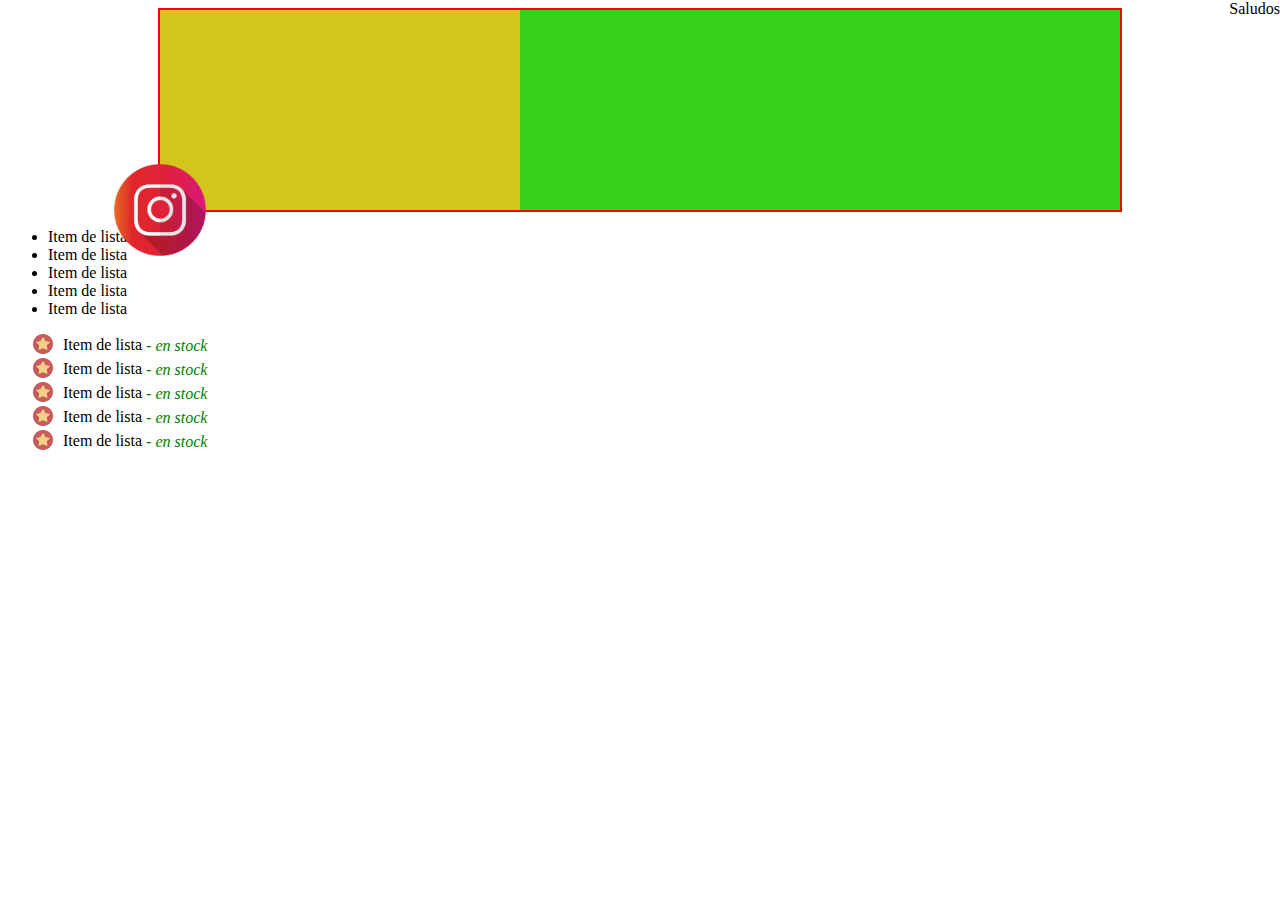
<file: before-after/index.html>
<!DOCTYPE html>
<html>
	<head>
		<meta charset="utf-8">
		<title>Pseudo elementos ::before y ::after</title>
		<link rel="stylesheet" href="css/styles.css">
	</head>
	<body>

		<div class="container">
			<img src="images/logo-ig.png" alt="log ig">
			<div class="box01"></div>
			<div class="box02"></div>
		</div>

		<ul>
			<li>Item de lista </li>
			<li>Item de lista </li>
			<li>Item de lista </li>
			<li>Item de lista </li>
			<li>Item de lista </li>
		</ul>

		<ul class="lista-especial">
			<li>Item de lista </li>
			<li>Item de lista </li>
			<li>Item de lista </li>
			<li>Item de lista </li>
			<li>Item de lista </li>
		</ul>

	</body>
</html>
</file>
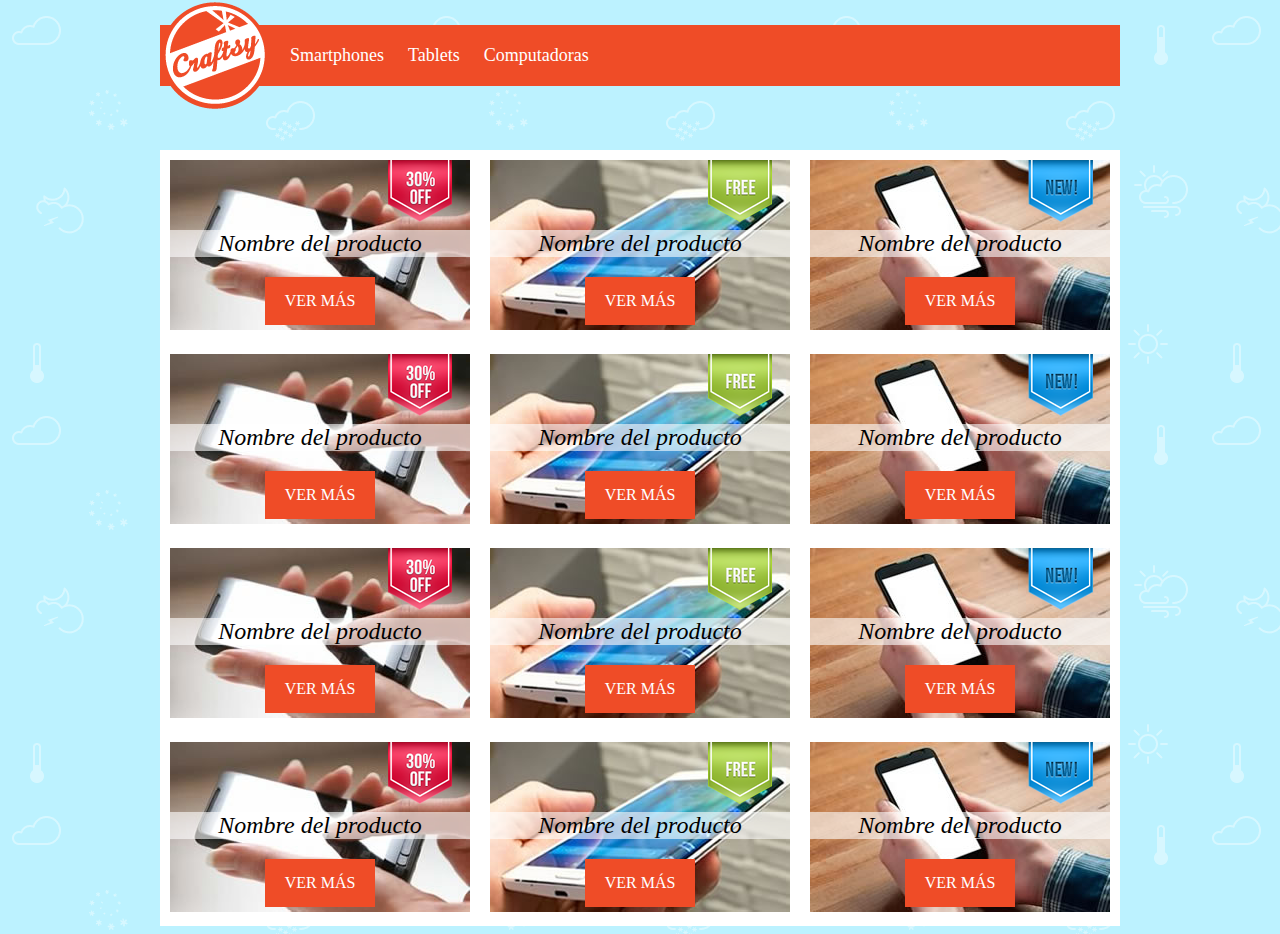
<file: craftsy/index.html>
<!DOCTYPE html>
<html>
	<head>
		<meta charset="utf-8">
		<title>Craftsy</title>
		<link rel="stylesheet" href="css/styles.css">
	</head>
	<body>
		<!-- Header -->
		<header class="main-header">
			<img src="images/logo.png" alt="logo" class="logo">
			<nav class="main-nav">
				<a href="#">Smartphones</a>
				<a href="#">Tablets</a>
				<a href="#">Computadoras</a>
			</nav>
		</header>
		<!-- /Header -->

		<!-- Products -->
		<section class="products-container">
			<article class="product-box">
				<img src="images/img-phone-01.jpg" alt="celu1">
				<img src="images/img-descuento.png" alt="descuento" class="ribbon">
				<div class="product-text">
					<h2>Nombre del producto</h2>
					<a href="#">VER MÁS</a>
				</div>
			</article>
			<article class="product-box">
				<img src="images/img-phone-02.jpg" alt="celu2">
				<img src="images/img-gratis.png" alt="grati" class="ribbon">
				<div class="product-text">
					<h2>Nombre del producto</h2>
					<a href="#">VER MÁS</a>
				</div>
			</article>
			<article class="product-box">
				<img src="images/img-phone-03.jpg" alt="celu3">
				<img src="images/img-nuevo.png" alt="nuevo" class="ribbon">
				<div class="product-text">
					<h2>Nombre del producto</h2>
					<a href="#">VER MÁS</a>
				</div>
			</article>
			<article class="product-box">
				<img src="images/img-phone-01.jpg" alt="celu1">
				<img src="images/img-descuento.png" alt="descuento" class="ribbon">
				<div class="product-text">
					<h2>Nombre del producto</h2>
					<a href="#">VER MÁS</a>
				</div>
			</article>
			<article class="product-box">
				<img src="images/img-phone-02.jpg" alt="celu2">
				<img src="images/img-gratis.png" alt="grati" class="ribbon">
				<div class="product-text">
					<h2>Nombre del producto</h2>
					<a href="#">VER MÁS</a>
				</div>
			</article>
			<article class="product-box">
				<img src="images/img-phone-03.jpg" alt="celu3">
				<img src="images/img-nuevo.png" alt="nuevo" class="ribbon">
				<div class="product-text">
					<h2>Nombre del producto</h2>
					<a href="#">VER MÁS</a>
				</div>
			</article>
			<article class="product-box">
				<img src="images/img-phone-01.jpg" alt="celu1">
				<img src="images/img-descuento.png" alt="descuento" class="ribbon">
				<div class="product-text">
					<h2>Nombre del producto</h2>
					<a href="#">VER MÁS</a>
				</div>
			</article>
			<article class="product-box">
				<img src="images/img-phone-02.jpg" alt="celu2">
				<img src="images/img-gratis.png" alt="grati" class="ribbon">
				<div class="product-text">
					<h2>Nombre del producto</h2>
					<a href="#">VER MÁS</a>
				</div>
			</article>
			<article class="product-box">
				<img src="images/img-phone-03.jpg" alt="celu3">
				<img src="images/img-nuevo.png" alt="nuevo" class="ribbon">
				<div class="product-text">
					<h2>Nombre del producto</h2>
					<a href="#">VER MÁS</a>
				</div>
			</article>
			<article class="product-box">
				<img src="images/img-phone-01.jpg" alt="celu1">
				<img src="images/img-descuento.png" alt="descuento" class="ribbon">
				<div class="product-text">
					<h2>Nombre del producto</h2>
					<a href="#">VER MÁS</a>
				</div>
			</article>
			<article class="product-box">
				<img src="images/img-phone-02.jpg" alt="celu2">
				<img src="images/img-gratis.png" alt="grati" class="ribbon">
				<div class="product-text">
					<h2>Nombre del producto</h2>
					<a href="#">VER MÁS</a>
				</div>
			</article>
			<article class="product-box">
				<img src="images/img-phone-03.jpg" alt="celu3">
				<img src="images/img-nuevo.png" alt="nuevo" class="ribbon">
				<div class="product-text">
					<h2>Nombre del producto</h2>
					<a href="#">VER MÁS</a>
				</div>
			</article>
		</section>
		<!-- /Products -->
	</body>
</html>
</file>
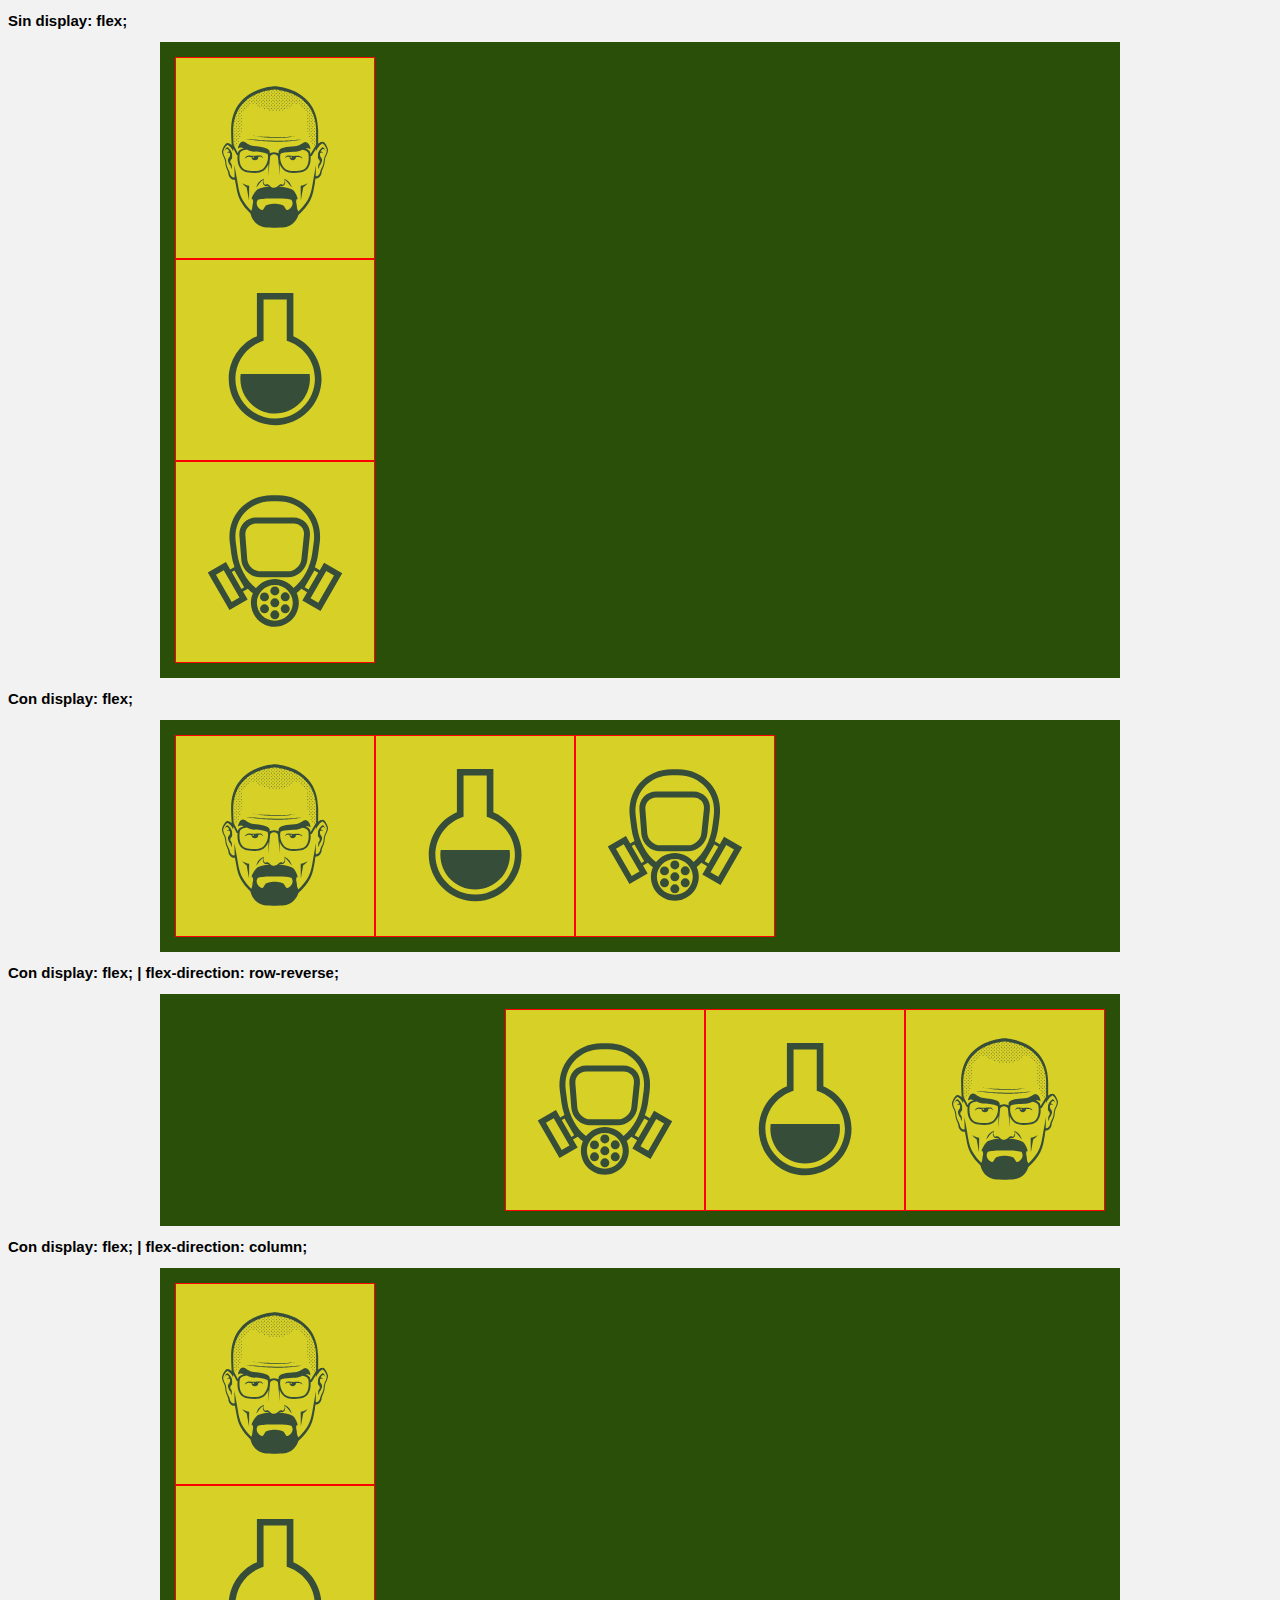
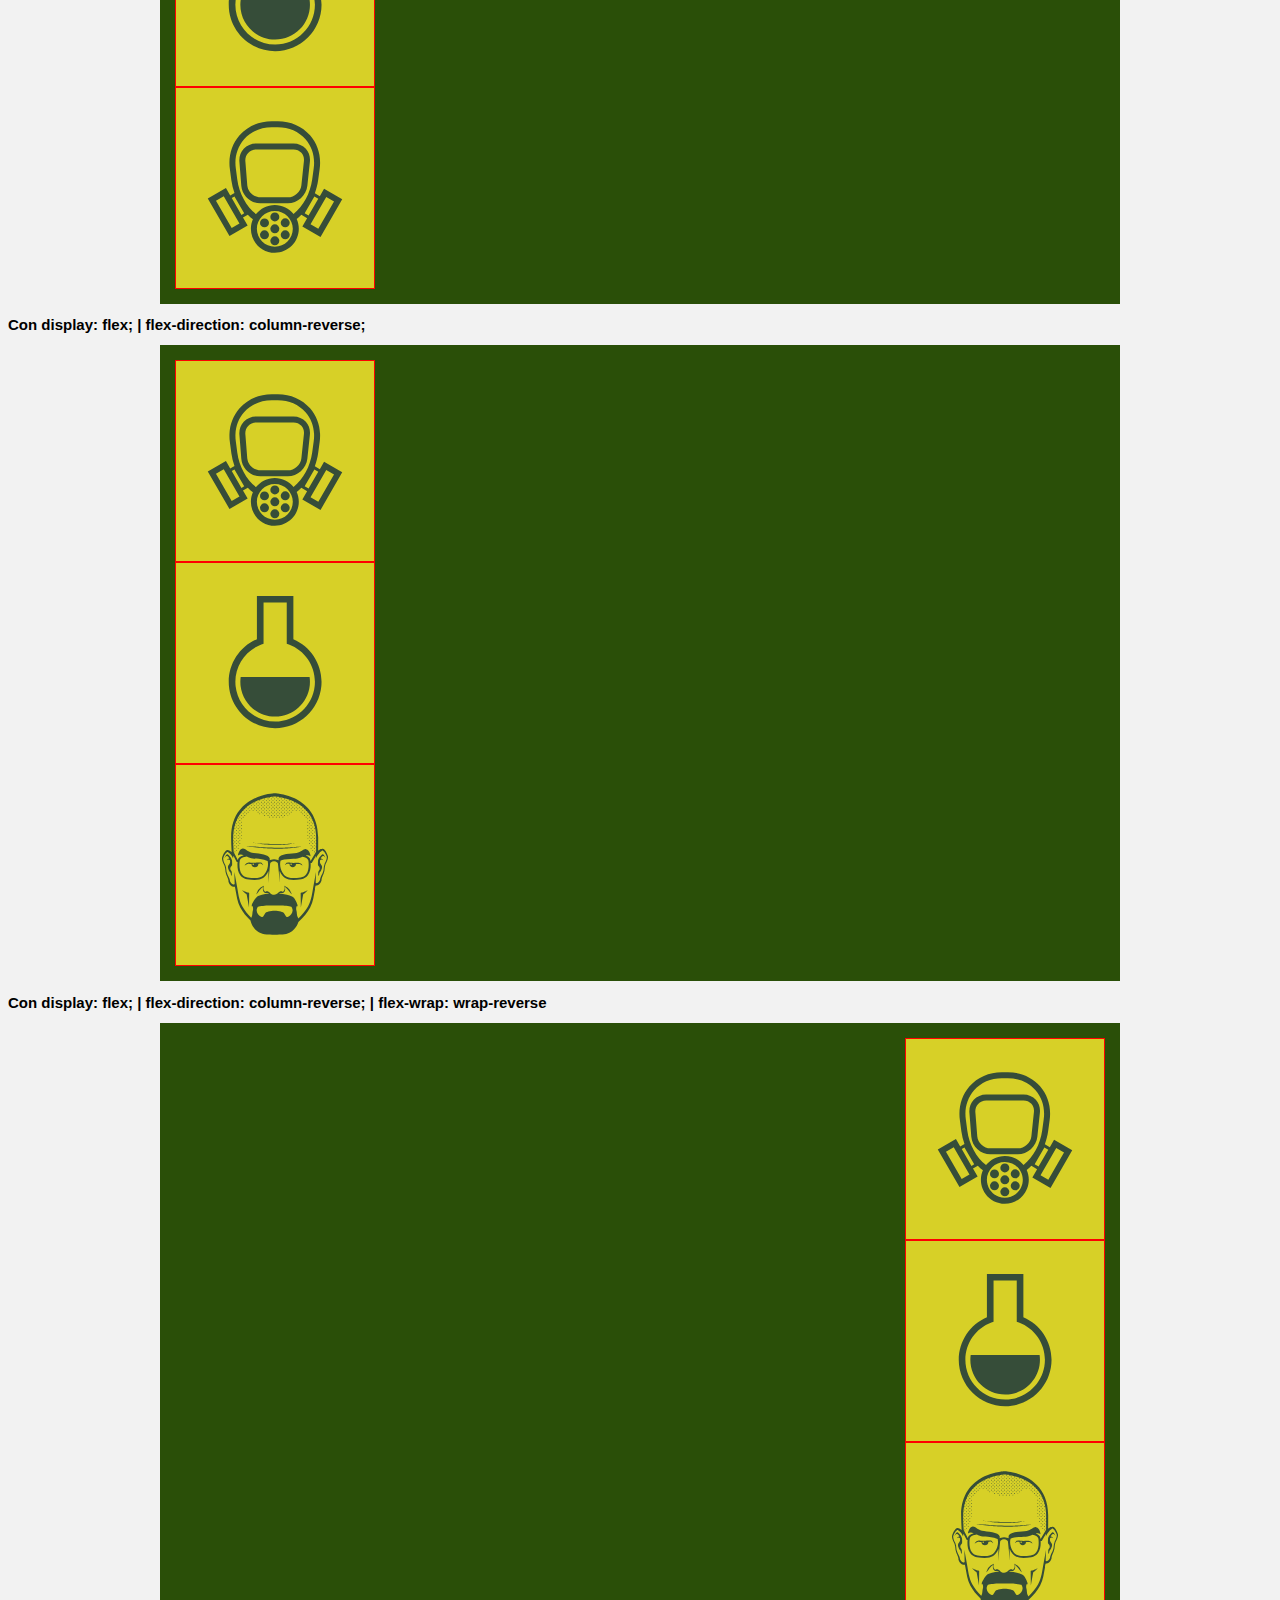
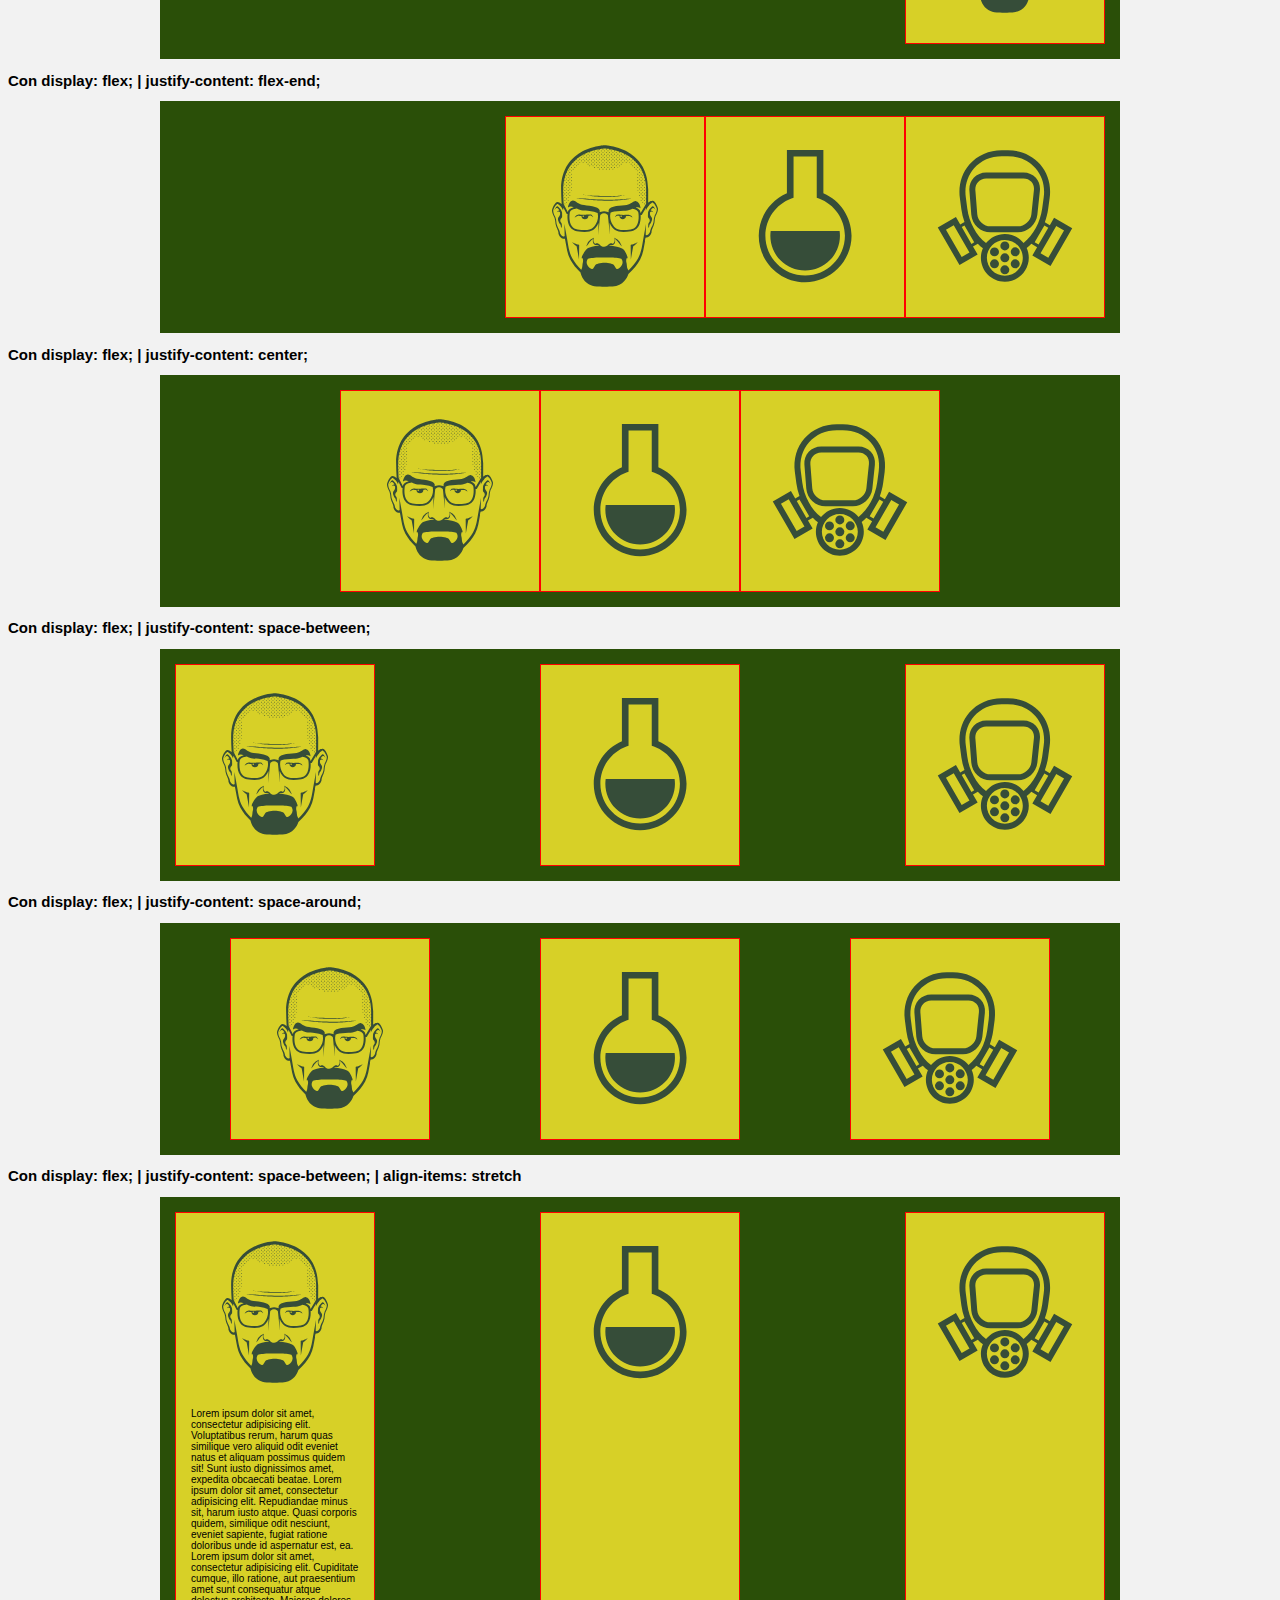
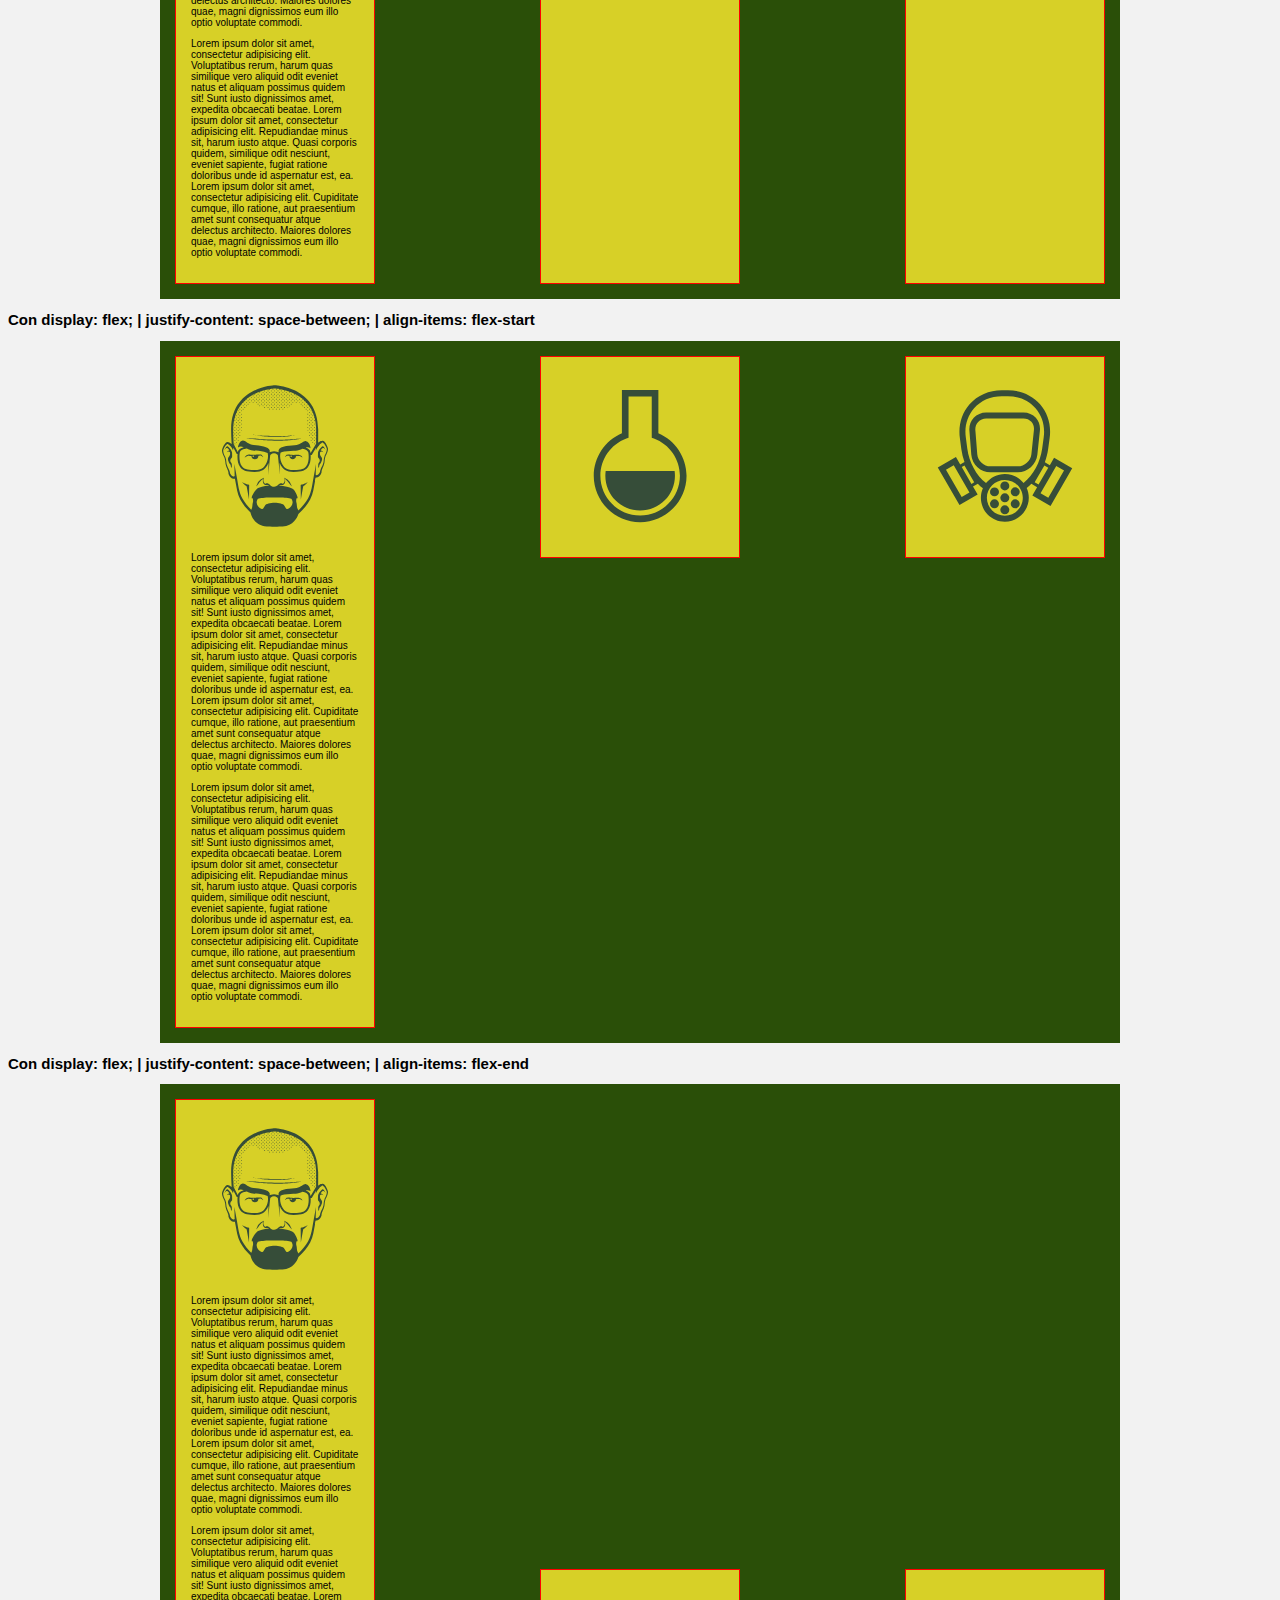
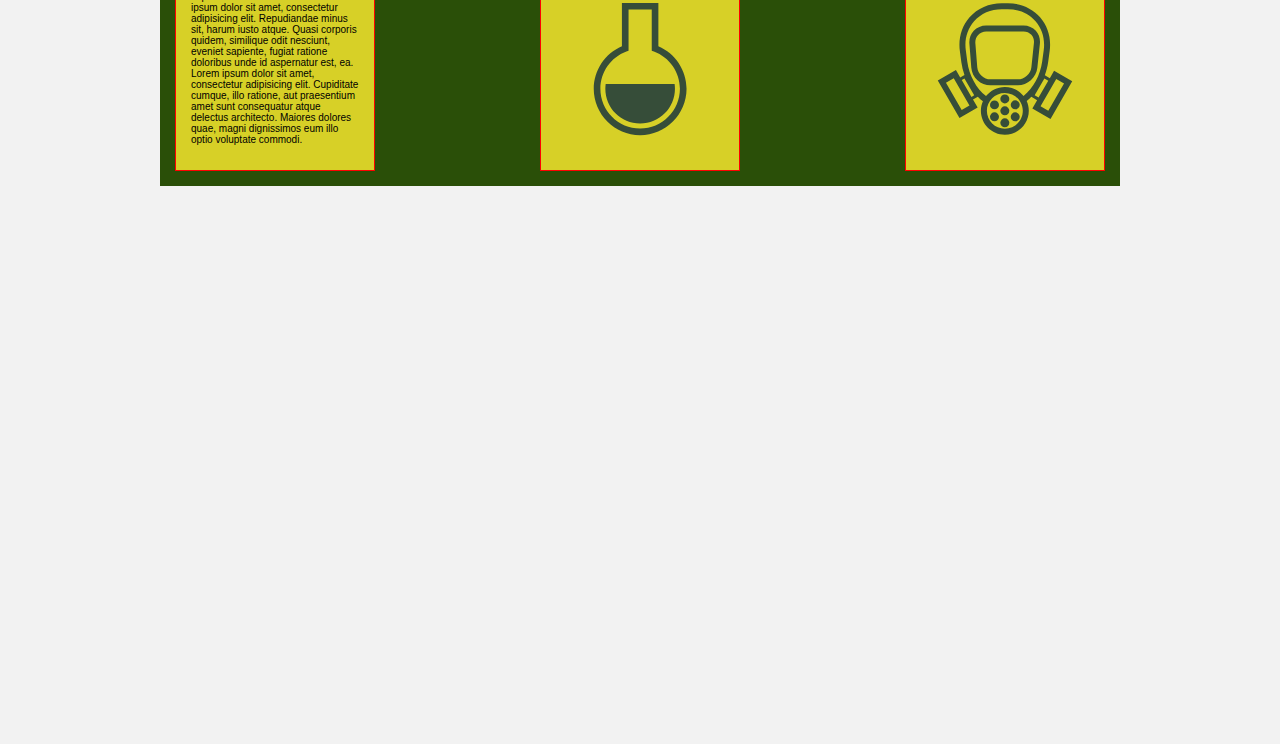
<file: ej-flex/index.html>
<!DOCTYPE html>
<html>
	<head>
		<meta charset="utf-8">
		<title>Ej de Flexbox</title>
		<link rel="stylesheet" href="css/styles.css">
	</head>
	<body>
		<h2>Sin display: flex;</h2>
		<div class="container">
			<article class="box"><img src="images/icon-walt.svg" alt=""></article>
			<article class="box"><img src="images/icon-pipe.svg" alt=""></article>
			<article class="box"><img src="images/icon-mask.svg" alt=""></article>
		</div>

		<h2>Con display: flex;</h2>
		<div class="container dFlex">
			<article class="box"><img src="images/icon-walt.svg" alt=""></article>
			<article class="box"><img src="images/icon-pipe.svg" alt=""></article>
			<article class="box"><img src="images/icon-mask.svg" alt=""></article>
		</div>

		<h2>Con display: flex; | flex-direction: row-reverse;</h2>
		<div class="container dFlex fdRowReverse">
			<article class="box"><img src="images/icon-walt.svg" alt=""></article>
			<article class="box"><img src="images/icon-pipe.svg" alt=""></article>
			<article class="box"><img src="images/icon-mask.svg" alt=""></article>
		</div>

		<h2>Con display: flex; | flex-direction: column;</h2>
		<div class="container dFlex fdColumn">
			<article class="box"><img src="images/icon-walt.svg" alt=""></article>
			<article class="box"><img src="images/icon-pipe.svg" alt=""></article>
			<article class="box"><img src="images/icon-mask.svg" alt=""></article>
		</div>

		<h2>Con display: flex; | flex-direction: column-reverse;</h2>
		<div class="container dFlex fdColumnReverse">
			<article class="box"><img src="images/icon-walt.svg" alt=""></article>
			<article class="box"><img src="images/icon-pipe.svg" alt=""></article>
			<article class="box"><img src="images/icon-mask.svg" alt=""></article>
		</div>

		<h2>Con display: flex; | flex-direction: column-reverse; | flex-wrap: wrap-reverse</h2>
		<div class="container dFlex fdColumnReverse fwWrapReverse">
			<article class="box"><img src="images/icon-walt.svg" alt=""></article>
			<article class="box"><img src="images/icon-pipe.svg" alt=""></article>
			<article class="box"><img src="images/icon-mask.svg" alt=""></article>
		</div>

		<h2>Con display: flex; | justify-content: flex-end;</h2>
		<div class="container dFlex jcFlexEnd">
			<article class="box"><img src="images/icon-walt.svg" alt=""></article>
			<article class="box"><img src="images/icon-pipe.svg" alt=""></article>
			<article class="box"><img src="images/icon-mask.svg" alt=""></article>
		</div>

		<h2>Con display: flex; | justify-content: center;</h2>
		<div class="container dFlex jcCenter">
			<article class="box"><img src="images/icon-walt.svg" alt=""></article>
			<article class="box"><img src="images/icon-pipe.svg" alt=""></article>
			<article class="box"><img src="images/icon-mask.svg" alt=""></article>
		</div>

		<h2>Con display: flex; | justify-content: space-between;</h2>
		<div class="container dFlex jcSpaceBet">
			<article class="box"><img src="images/icon-walt.svg" alt=""></article>
			<article class="box"><img src="images/icon-pipe.svg" alt=""></article>
			<article class="box"><img src="images/icon-mask.svg" alt=""></article>
		</div>

		<h2>Con display: flex; | justify-content: space-around;</h2>
		<div class="container dFlex jcSpaceAro">
			<article class="box"><img src="images/icon-walt.svg" alt=""></article>
			<article class="box"><img src="images/icon-pipe.svg" alt=""></article>
			<article class="box"><img src="images/icon-mask.svg" alt=""></article>
		</div>

		<h2>Con display: flex; | justify-content: space-between; | align-items: stretch</h2>
		<div class="container dFlex jcSpaceBet aiStretch">
			<article class="box">
				<img src="images/icon-walt.svg" alt="">
				<p>Lorem ipsum dolor sit amet, consectetur adipisicing elit. Voluptatibus rerum, harum quas similique vero aliquid odit eveniet natus et aliquam possimus quidem sit! Sunt iusto dignissimos amet, expedita obcaecati beatae. Lorem ipsum dolor sit amet, consectetur adipisicing elit. Repudiandae minus sit, harum iusto atque. Quasi corporis quidem, similique odit nesciunt, eveniet sapiente, fugiat ratione doloribus unde id aspernatur est, ea. Lorem ipsum dolor sit amet, consectetur adipisicing elit. Cupiditate cumque, illo ratione, aut praesentium amet sunt consequatur atque delectus architecto. Maiores dolores quae, magni dignissimos eum illo optio voluptate commodi.</p>
				<p>Lorem ipsum dolor sit amet, consectetur adipisicing elit. Voluptatibus rerum, harum quas similique vero aliquid odit eveniet natus et aliquam possimus quidem sit! Sunt iusto dignissimos amet, expedita obcaecati beatae. Lorem ipsum dolor sit amet, consectetur adipisicing elit. Repudiandae minus sit, harum iusto atque. Quasi corporis quidem, similique odit nesciunt, eveniet sapiente, fugiat ratione doloribus unde id aspernatur est, ea. Lorem ipsum dolor sit amet, consectetur adipisicing elit. Cupiditate cumque, illo ratione, aut praesentium amet sunt consequatur atque delectus architecto. Maiores dolores quae, magni dignissimos eum illo optio voluptate commodi.</p>
			</article>
			<article class="box"><img src="images/icon-pipe.svg" alt=""></article>
			<article class="box"><img src="images/icon-mask.svg" alt=""></article>
		</div>

		<h2>Con display: flex; | justify-content: space-between; | align-items: flex-start</h2>
		<div class="container dFlex jcSpaceBet aiFlexStart">
			<article class="box">
				<img src="images/icon-walt.svg" alt="">
				<p>Lorem ipsum dolor sit amet, consectetur adipisicing elit. Voluptatibus rerum, harum quas similique vero aliquid odit eveniet natus et aliquam possimus quidem sit! Sunt iusto dignissimos amet, expedita obcaecati beatae. Lorem ipsum dolor sit amet, consectetur adipisicing elit. Repudiandae minus sit, harum iusto atque. Quasi corporis quidem, similique odit nesciunt, eveniet sapiente, fugiat ratione doloribus unde id aspernatur est, ea. Lorem ipsum dolor sit amet, consectetur adipisicing elit. Cupiditate cumque, illo ratione, aut praesentium amet sunt consequatur atque delectus architecto. Maiores dolores quae, magni dignissimos eum illo optio voluptate commodi.</p>
				<p>Lorem ipsum dolor sit amet, consectetur adipisicing elit. Voluptatibus rerum, harum quas similique vero aliquid odit eveniet natus et aliquam possimus quidem sit! Sunt iusto dignissimos amet, expedita obcaecati beatae. Lorem ipsum dolor sit amet, consectetur adipisicing elit. Repudiandae minus sit, harum iusto atque. Quasi corporis quidem, similique odit nesciunt, eveniet sapiente, fugiat ratione doloribus unde id aspernatur est, ea. Lorem ipsum dolor sit amet, consectetur adipisicing elit. Cupiditate cumque, illo ratione, aut praesentium amet sunt consequatur atque delectus architecto. Maiores dolores quae, magni dignissimos eum illo optio voluptate commodi.</p>
			</article>
			<article class="box"><img src="images/icon-pipe.svg" alt=""></article>
			<article class="box"><img src="images/icon-mask.svg" alt=""></article>
		</div>

		<h2>Con display: flex; | justify-content: space-between; | align-items: flex-end</h2>
		<div class="container dFlex jcSpaceBet aiFlexEnd">
			<article class="box">
				<img src="images/icon-walt.svg" alt="">
				<p>Lorem ipsum dolor sit amet, consectetur adipisicing elit. Voluptatibus rerum, harum quas similique vero aliquid odit eveniet natus et aliquam possimus quidem sit! Sunt iusto dignissimos amet, expedita obcaecati beatae. Lorem ipsum dolor sit amet, consectetur adipisicing elit. Repudiandae minus sit, harum iusto atque. Quasi corporis quidem, similique odit nesciunt, eveniet sapiente, fugiat ratione doloribus unde id aspernatur est, ea. Lorem ipsum dolor sit amet, consectetur adipisicing elit. Cupiditate cumque, illo ratione, aut praesentium amet sunt consequatur atque delectus architecto. Maiores dolores quae, magni dignissimos eum illo optio voluptate commodi.</p>
				<p>Lorem ipsum dolor sit amet, consectetur adipisicing elit. Voluptatibus rerum, harum quas similique vero aliquid odit eveniet natus et aliquam possimus quidem sit! Sunt iusto dignissimos amet, expedita obcaecati beatae. Lorem ipsum dolor sit amet, consectetur adipisicing elit. Repudiandae minus sit, harum iusto atque. Quasi corporis quidem, similique odit nesciunt, eveniet sapiente, fugiat ratione doloribus unde id aspernatur est, ea. Lorem ipsum dolor sit amet, consectetur adipisicing elit. Cupiditate cumque, illo ratione, aut praesentium amet sunt consequatur atque delectus architecto. Maiores dolores quae, magni dignissimos eum illo optio voluptate commodi.</p>
			</article>
			<article class="box"><img src="images/icon-pipe.svg" alt=""></article>
			<article class="box"><img src="images/icon-mask.svg" alt=""></article>
		</div>

		<br>
		<br>
		<br>
		<br>
		<br>
		<br>
		<br>
		<br>
		<br>
		<br>
		<br>
		<br>
		<br>
		<br>
		<br>
		<br>
		<br>
		<br>
		<br>
		<br>
		<br>
		<br>
		<br>
		<br>
		<br>
		<br>
		<br>
		<br>
		<br>
		<br>
		<br>
		<br>
		<br>
		<br>
		<br>
		<br>
		<br>
		<br>
		<br>
		<br>
		<br>
		<br>
		<br>
		<br>
		<br>
		<br>
		<br>
		<br>
		<br>
		<br>
	</body>
</html>
</file>
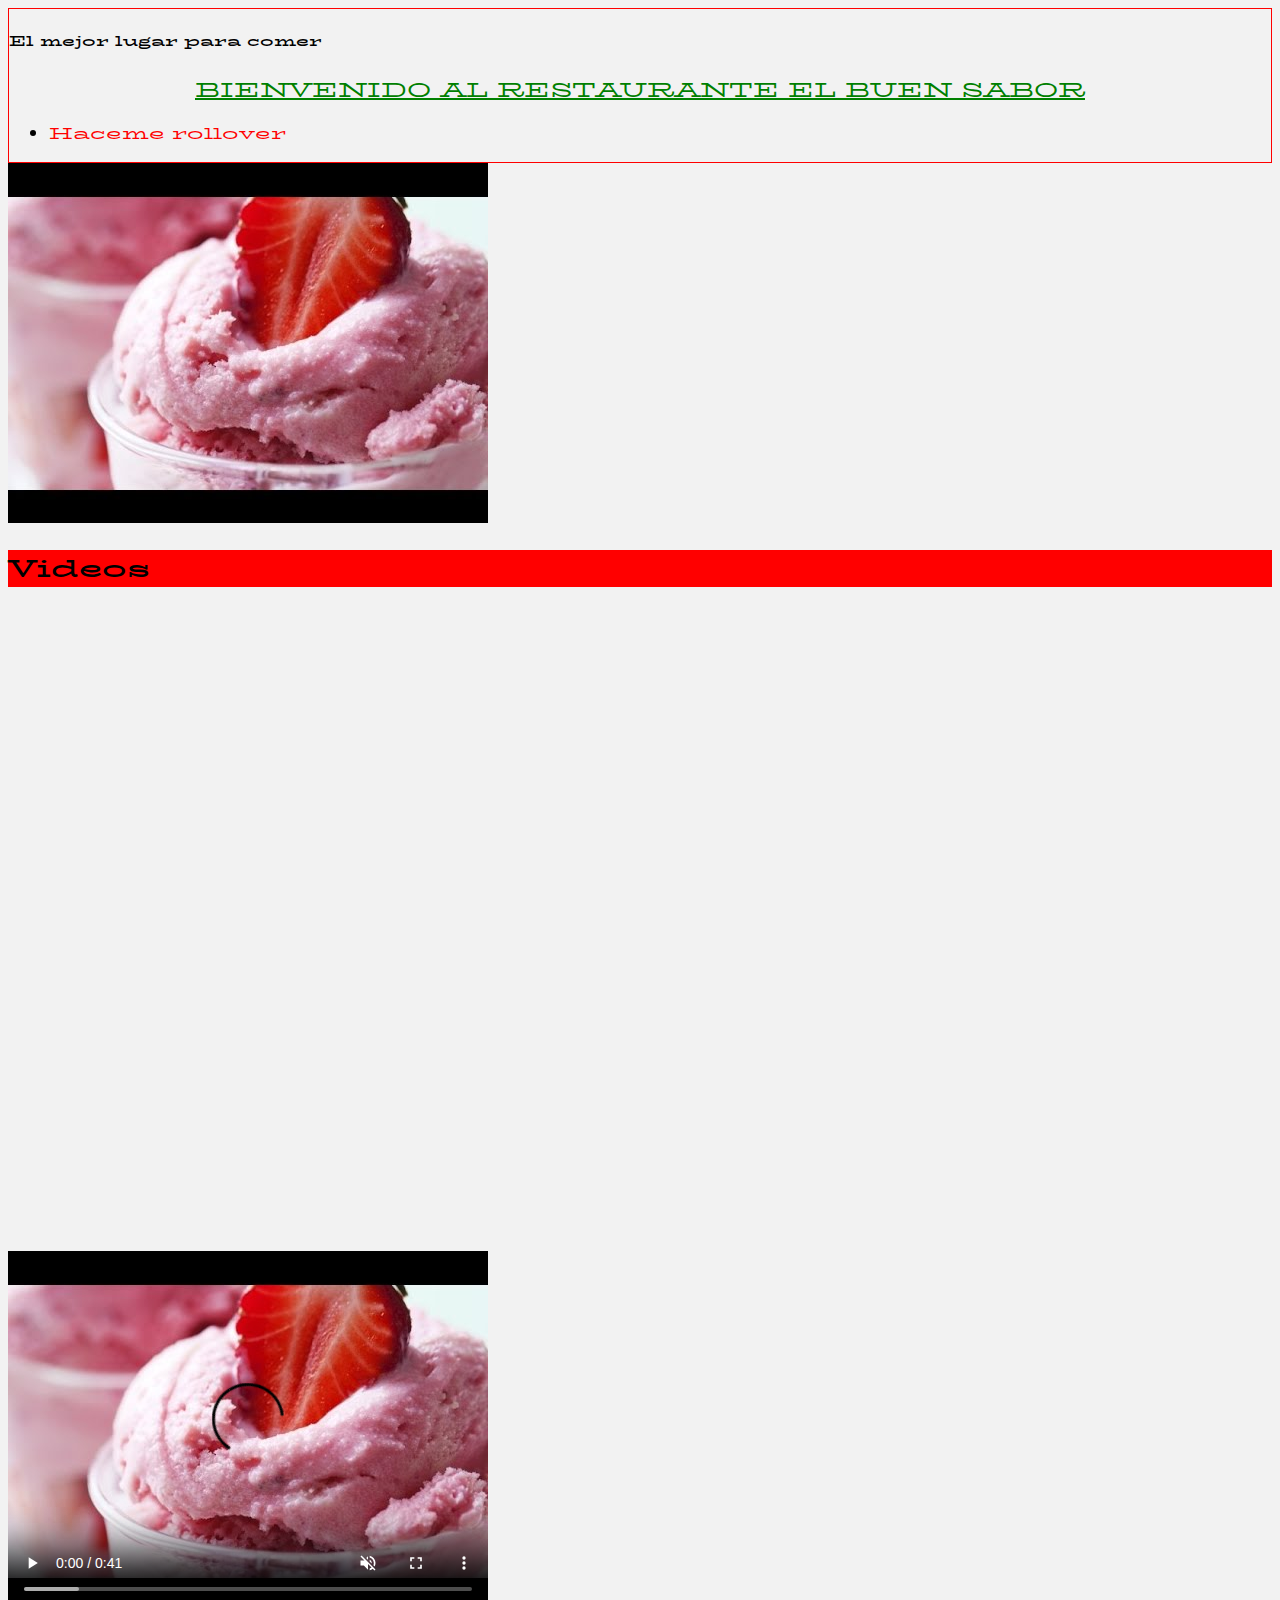
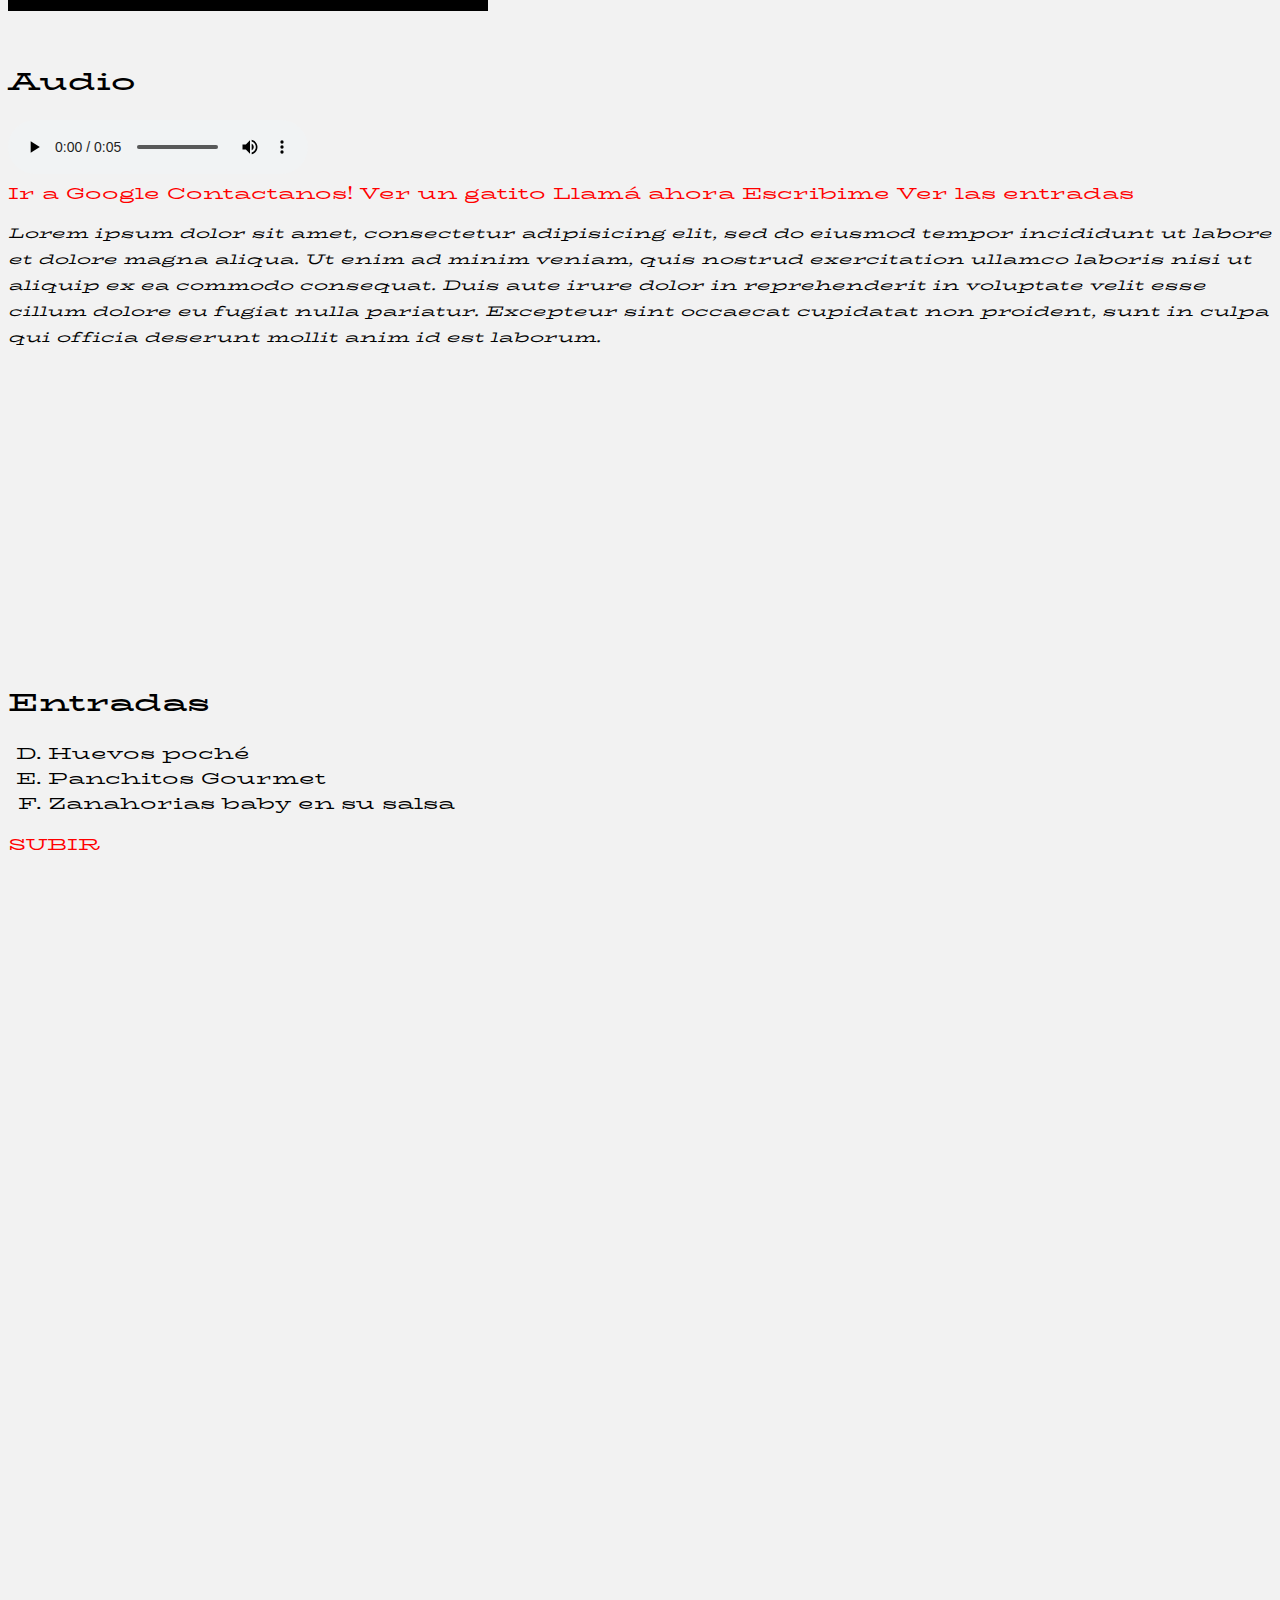
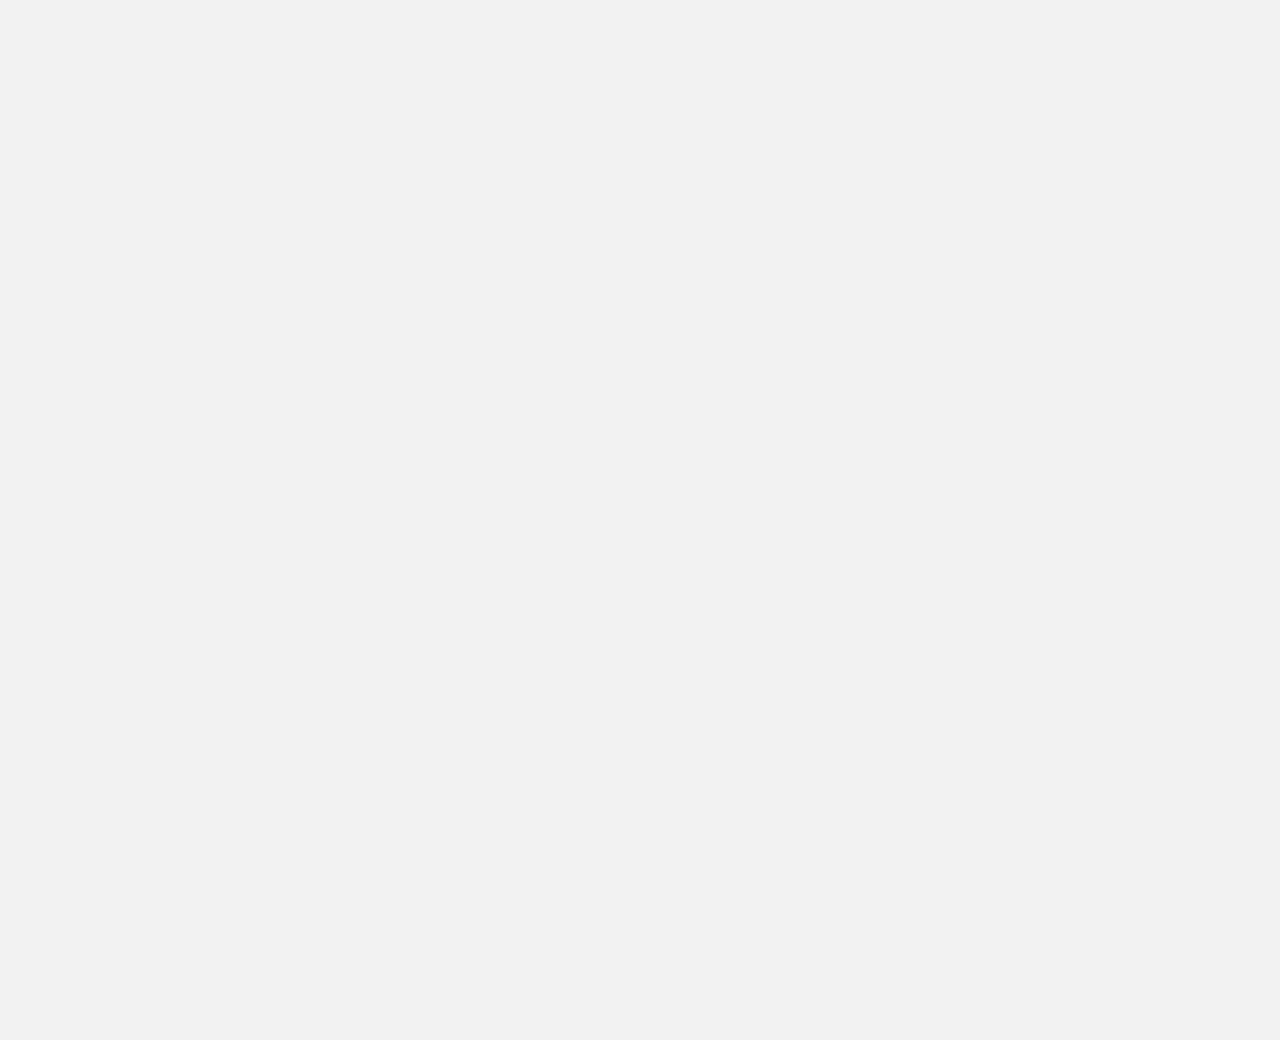
<file: sitio-web/index.html>
<!DOCTYPE html>
<html>
	<head>
		<meta charset="utf-8">
		<title>Restaurante - El Buen Sabor</title>
		<!-- Mis Estilos PROPIOS -->
		<link rel="stylesheet" href="css/estilos.css">
		<!-- Esta es la hoja de estilo de Google Fonts -->
		<link href="https://fonts.googleapis.com/css?family=BioRhyme+Expanded" rel="stylesheet">
	</head>
	<body>
		<!-- Acá arranca el HEADER -->
		<header class="header-principal">
			<h5>El mejor lugar para comer</h5>
			<h1>Bienvenido al Restaurante El Buen Sabor</h1>
			<ul class="lista-principal">
				<li>
					<a href="#">Haceme rollover</a>
					<ul class="lista-secundaria">
						<li><a href="#">Item 1</a></li>
						<li><a href="#">Item 2</a></li>
						<li><a href="#">Item 3</a></li>
						<li><a href="#">Item 4</a></li>
					</ul>
				</li>
			</ul>
		</header>

		<section>
			<img src="images/helado-frutillas.jpg" alt="helado de frutillas">
		</section>

		<section>
			<header class="header-videos">
				<h2>Videos</h2>
			</header>
			<article>
				<iframe width="560" height="315" src="https://www.youtube.com/embed/6OcOO1k-vGE?rel=0&amp;showinfo=0" frameborder="0" allow="autoplay; encrypted-media" allowfullscreen></iframe>
			</article>
			<article>
				<iframe width="560" height="315" src="https://www.youtube.com/embed/euOaHMTqBr8" frameborder="0" allow="autoplay; encrypted-media" allowfullscreen></iframe>
			</article>
			<article>
				<video controls loop poster="images/helado-frutillas.jpg" muted>
					<source src="videos/gatito.mp4" type="video/mp4">
				</video>
			</article>
		</section>

		<br>
		<h2>Audio</h2>
		<audio loop controls>
			<source src="audios/pista.mp4" type="audio/mp4">
		</audio>
		<br>
		<a href="http://www.google.com" target="_blank">Ir a Google</a>
		<a href="contacto.html">Contactanos!</a>
		<a href="images/gatito.jpg">Ver un gatito</a>
		<a href="tel:+5491165453412">Llamá ahora</a>
		<a href="mailto:javier@digitalhouse.com">Escribime</a>
		<a href="#entradas">Ver las entradas</a>
		<p>Lorem ipsum dolor sit amet, consectetur adipisicing elit, sed do eiusmod tempor incididunt ut labore et dolore magna aliqua. Ut enim ad minim veniam, quis nostrud exercitation ullamco laboris nisi ut aliquip ex ea commodo consequat. Duis aute irure dolor in reprehenderit in voluptate velit esse cillum dolore eu fugiat nulla pariatur. Excepteur sint occaecat cupidatat non proident, sunt in culpa qui officia deserunt mollit anim id est laborum.</p>

		<br><br><br><br><br><br><br><br><br><br><br><br>
		<h2 id="entradas">Entradas</h2>
		<ol type="A" start="4">
			<li>Huevos poché</li>
			<li>Panchitos Gourmet</li>
			<li>Zanahorias baby en su salsa</li>
		</ol>
		<a href="#">SUBIR</a>
		<!-- Acá termina el HEADER -->
		<br><br><br><br><br><br><br><br><br><br><br><br>
		<br><br><br><br><br><br><br><br><br><br><br><br>
		<br><br><br><br><br><br><br><br><br><br><br><br>
		<br><br><br><br><br><br><br><br><br><br><br><br>
		<br><br><br><br><br><br><br><br><br><br><br><br>
		<br><br><br><br><br><br><br><br><br><br><br><br>
	</body>
</html>
</file>
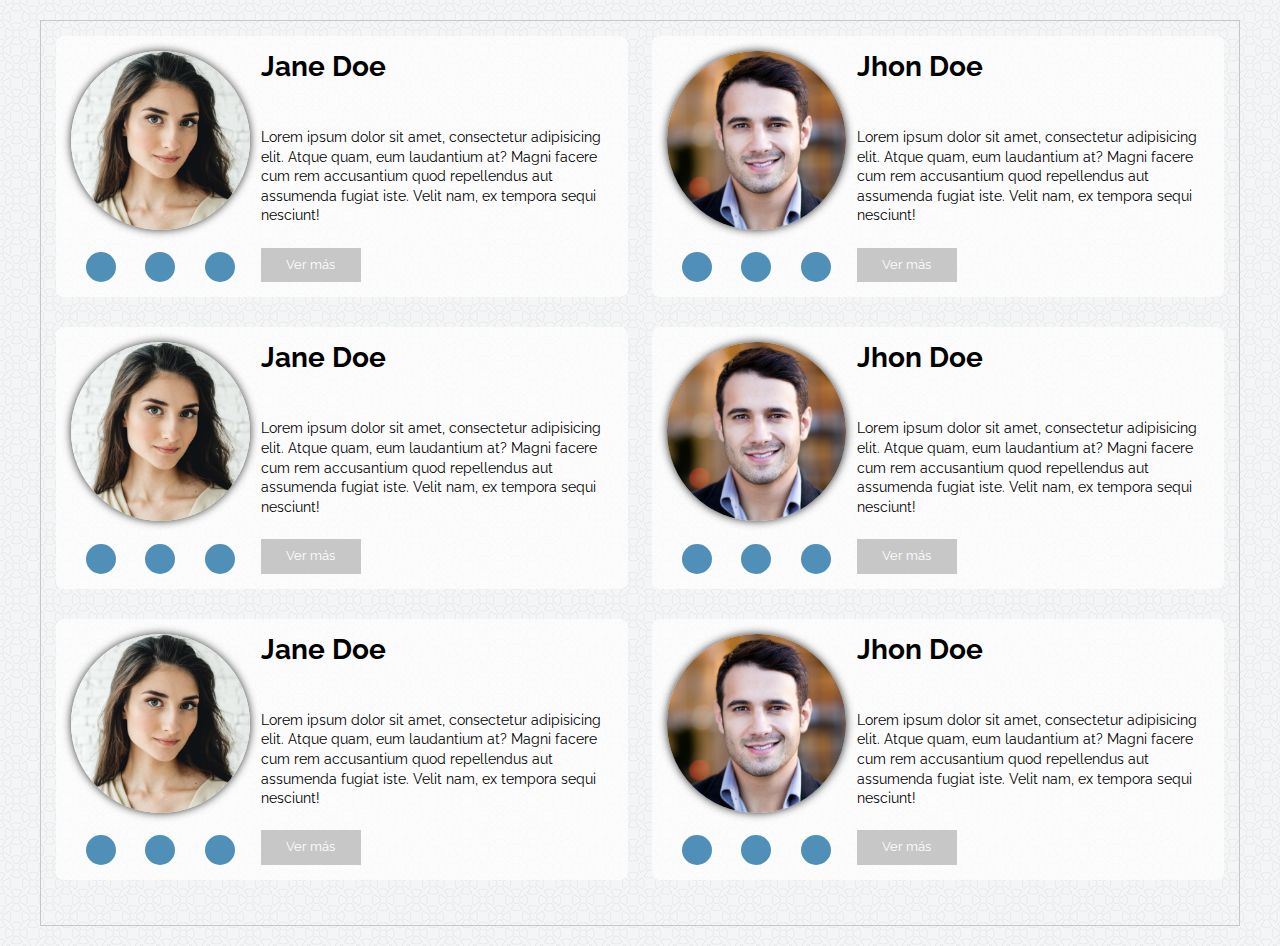
<file: tp-flexbox/index.html>
<!DOCTYPE html>
<html>
	<head>
		<meta name="viewport" content="width=device-width, initial-scale=1">
		<meta charset="utf-8">
		<title>Working Group</title>
		<link rel="stylesheet" href="http://code.ionicframework.com/ionicons/2.0.1/css/ionicons.min.css">
		<link rel="stylesheet" href="https://fonts.googleapis.com/css?family=Raleway">
		<link rel="stylesheet" href="css/styles.css">
	</head>
	<body>
		<div class="container">
			<div class="card">
				<div class="card-image">
					<img src="images/img-profile-girl.jpg" alt="girl">
					<ul class="social-media">
						<li><a href="#"><span class="ion-social-facebook"></span></a></li>
						<li><a href="#"><span class="ion-social-twitter"></span></a></li>
						<li><a href="#"><span class="ion-social-linkedin"></span></a></li>
					</ul>
				</div>
				<div class="card-data">
					<h2>Jane Doe</h2>
					<p>Lorem ipsum dolor sit amet, consectetur adipisicing elit. Atque quam, eum laudantium at? Magni facere cum rem accusantium quod repellendus aut assumenda fugiat iste. Velit nam, ex tempora sequi nesciunt!</p>
					<a href="#">Ver más</a>
				</div>
			</div>
			<div class="card">
				<div class="card-image">
					<img src="images/img-profile-man.jpg" alt="man">
					<ul class="social-media">
						<li><a href="#"><span class="ion-social-facebook"></span></a></li>
						<li><a href="#"><span class="ion-social-twitter"></span></a></li>
						<li><a href="#"><span class="ion-social-linkedin"></span></a></li>
					</ul>
				</div>
				<div class="card-data">
					<h2>Jhon Doe</h2>
					<p>Lorem ipsum dolor sit amet, consectetur adipisicing elit. Atque quam, eum laudantium at? Magni facere cum rem accusantium quod repellendus aut assumenda fugiat iste. Velit nam, ex tempora sequi nesciunt!</p>
					<a href="#">Ver más</a>
				</div>
			</div>
			<div class="card">
				<div class="card-image">
					<img src="images/img-profile-girl.jpg" alt="girl">
					<ul class="social-media">
						<li><a href="#"><span class="ion-social-facebook"></span></a></li>
						<li><a href="#"><span class="ion-social-twitter"></span></a></li>
						<li><a href="#"><span class="ion-social-linkedin"></span></a></li>
					</ul>
				</div>
				<div class="card-data">
					<h2>Jane Doe</h2>
					<p>Lorem ipsum dolor sit amet, consectetur adipisicing elit. Atque quam, eum laudantium at? Magni facere cum rem accusantium quod repellendus aut assumenda fugiat iste. Velit nam, ex tempora sequi nesciunt!</p>
					<a href="#">Ver más</a>
				</div>
			</div>
			<div class="card">
				<div class="card-image">
					<img src="images/img-profile-man.jpg" alt="man">
					<ul class="social-media">
						<li><a href="#"><span class="ion-social-facebook"></span></a></li>
						<li><a href="#"><span class="ion-social-twitter"></span></a></li>
						<li><a href="#"><span class="ion-social-linkedin"></span></a></li>
					</ul>
				</div>
				<div class="card-data">
					<h2>Jhon Doe</h2>
					<p>Lorem ipsum dolor sit amet, consectetur adipisicing elit. Atque quam, eum laudantium at? Magni facere cum rem accusantium quod repellendus aut assumenda fugiat iste. Velit nam, ex tempora sequi nesciunt!</p>
					<a href="#">Ver más</a>
				</div>
			</div>
			<div class="card">
				<div class="card-image">
					<img src="images/img-profile-girl.jpg" alt="girl">
					<ul class="social-media">
						<li><a href="#"><span class="ion-social-facebook"></span></a></li>
						<li><a href="#"><span class="ion-social-twitter"></span></a></li>
						<li><a href="#"><span class="ion-social-linkedin"></span></a></li>
					</ul>
				</div>
				<div class="card-data">
					<h2>Jane Doe</h2>
					<p>Lorem ipsum dolor sit amet, consectetur adipisicing elit. Atque quam, eum laudantium at? Magni facere cum rem accusantium quod repellendus aut assumenda fugiat iste. Velit nam, ex tempora sequi nesciunt!</p>
					<a href="#">Ver más</a>
				</div>
			</div>
			<div class="card">
				<div class="card-image">
					<img src="images/img-profile-man.jpg" alt="man">
					<ul class="social-media">
						<li><a href="#"><span class="ion-social-facebook"></span></a></li>
						<li><a href="#"><span class="ion-social-twitter"></span></a></li>
						<li><a href="#"><span class="ion-social-linkedin"></span></a></li>
					</ul>
				</div>
				<div class="card-data">
					<h2>Jhon Doe</h2>
					<p>Lorem ipsum dolor sit amet, consectetur adipisicing elit. Atque quam, eum laudantium at? Magni facere cum rem accusantium quod repellendus aut assumenda fugiat iste. Velit nam, ex tempora sequi nesciunt!</p>
					<a href="#">Ver más</a>
				</div>
			</div>
		</div>
	</body>
</html>
</file>
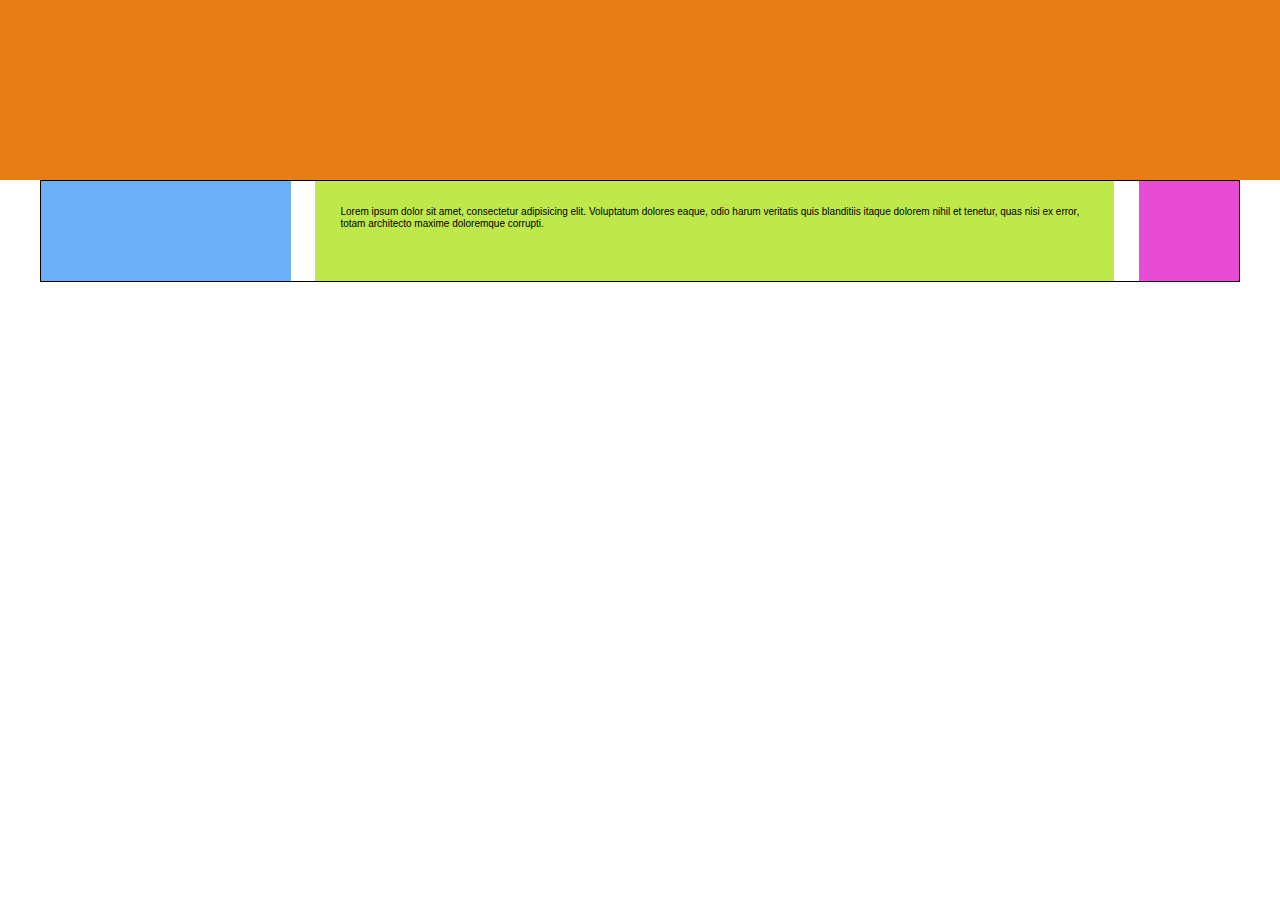
<file: web-responsive/index.html>
<!DOCTYPE html>
<html>
	<head>
		<meta charset="utf-8">
		<meta name="viewport" content="width=device-width, initial-scale=1">
		<title>Web Responsive</title>
		<!-- Nomalize -->
		<link rel="stylesheet" href="css/normalize.css">
		<!-- My own sylesheet -->
		<link rel="stylesheet" href="css/styles.css">
	</head>
	<body>
		<header class="main-header"></header>
		<div class="container">
			<div class="boxA"></div>
			<div class="boxB">
				Lorem ipsum dolor sit amet, consectetur adipisicing elit. Voluptatum dolores eaque, odio harum veritatis quis blanditiis itaque dolorem nihil et tenetur, quas nisi ex error, totam architecto maxime doloremque corrupti.
			</div>
			<div class="boxC"></div>
		</div>
	</body>
</html>
</file>
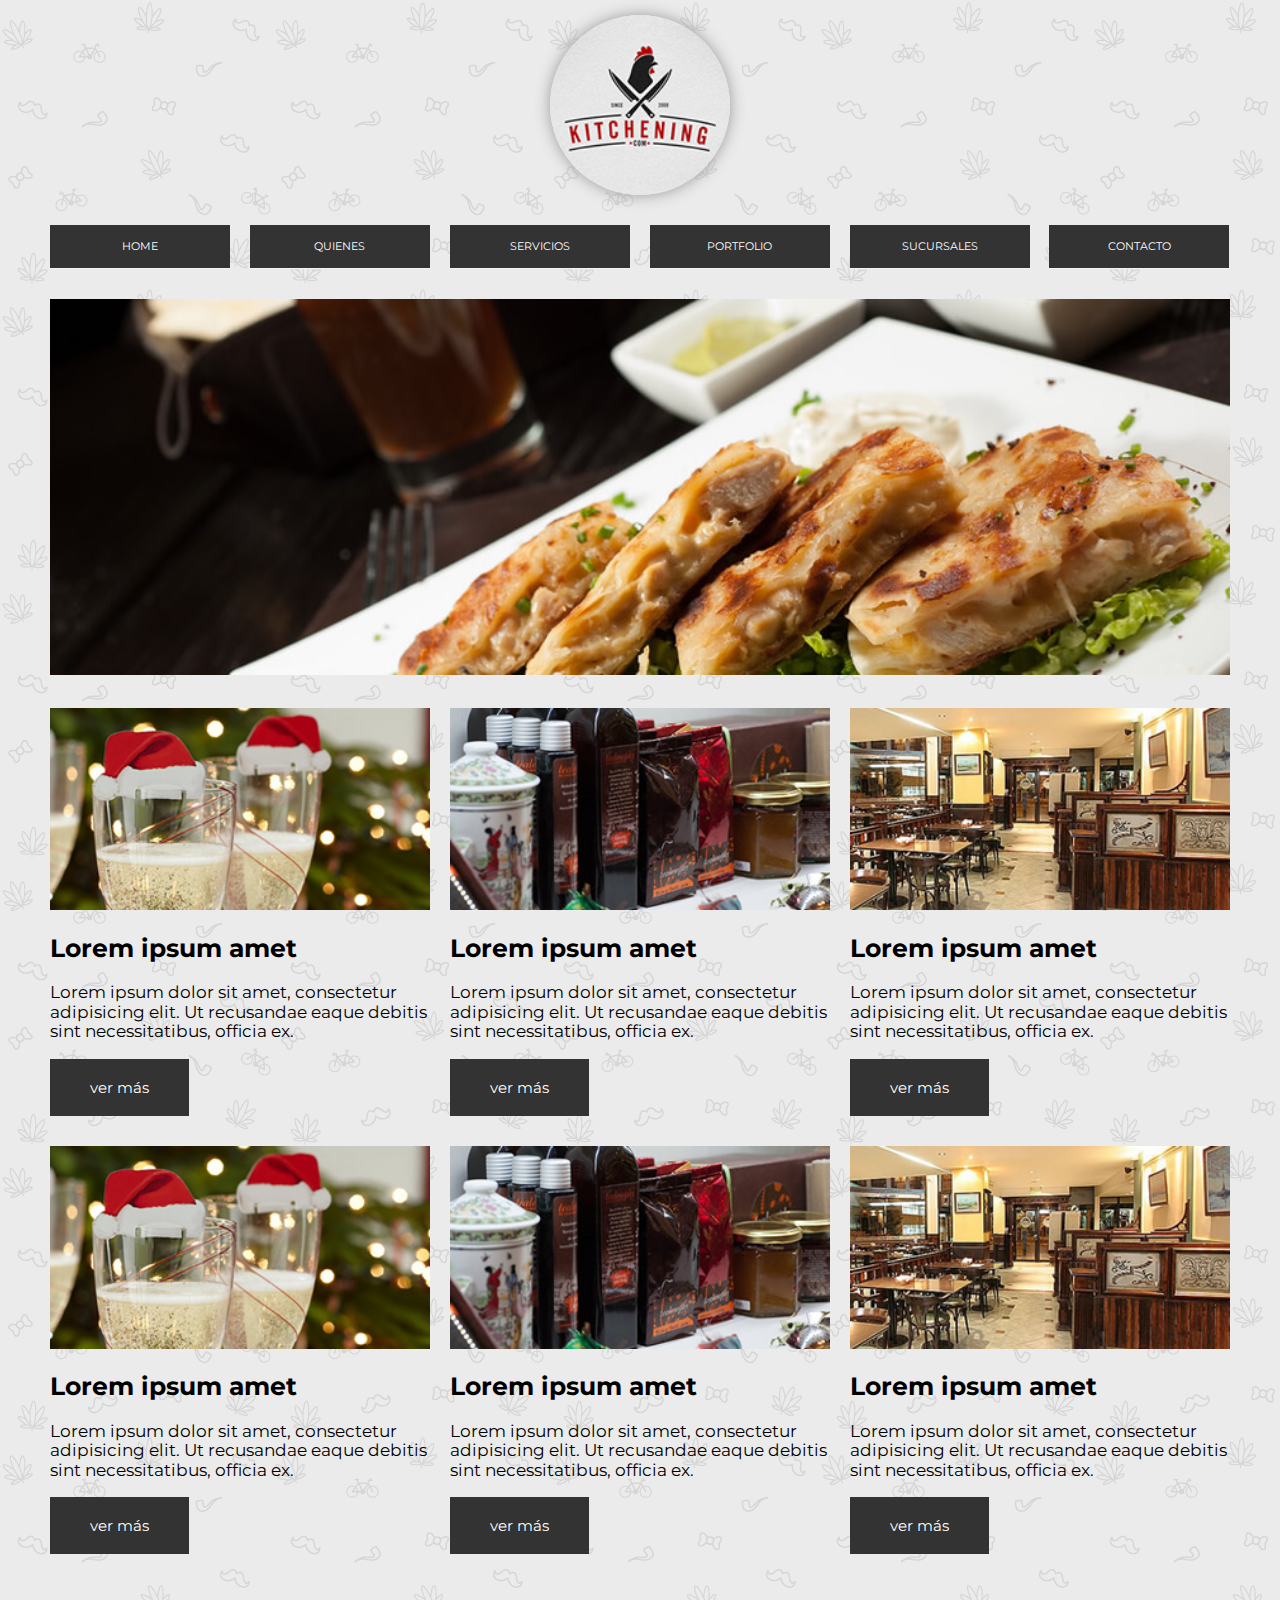
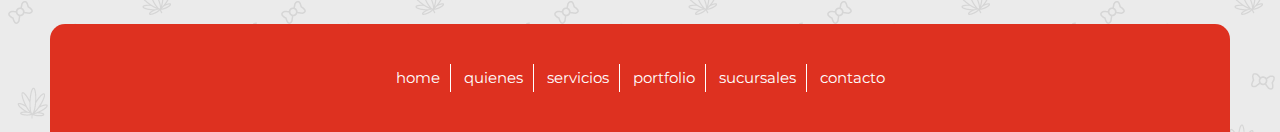
<file: kitchening/html/index.html>
<!DOCTYPE html>
<html>
	<head>
		<meta charset="utf-8">
		<meta name="viewport" content="width=device-width, initial-scale=1">
		<title>Responsive Web Design</title>
		<link rel="stylesheet" href="http://code.ionicframework.com/ionicons/2.0.1/css/ionicons.min.css">
		<link href="https://fonts.googleapis.com/css?family=Montserrat" rel="stylesheet">
		<link rel="stylesheet" href="css/styles.min.css">
	</head>
	<body>

	<div class="container">

		<!-- cabecera -->
		<header class="main-header">
			<img src="images/logo.jpg" alt="logotipo" class="logo">

			<button class="toggle-nav">
				<span class="ion-navicon-round"></span>
			</button>

			<nav class="main-nav">
				<ul>
					<li><a href="#">home</a></li>
					<li><a href="#">quienes</a></li>
					<li><a href="#">servicios</a></li>
					<li><a href="#">portfolio</a></li>
					<li><a href="#">sucursales</a></li>
					<li><a href="#">contacto</a></li>
				</ul>
			</nav>
		</header>

		<!-- banner -->
		<section class="banner">
			<img src="images/img-banner.jpg" alt="banner">
		</section>

		<!-- productos -->
		<section class="vip-products">
			<article class="product">
				<img src="images/img-pdto-1.jpg" alt="pdto 01">
				<h2>Lorem ipsum amet</h2>
				<p>Lorem ipsum dolor sit amet, consectetur adipisicing elit. Ut recusandae eaque debitis sint necessitatibus, officia ex.</p>
				<a href="#">ver más</a>
			</article>
			<article class="product">
				<img src="images/img-pdto-2.jpg" alt="pdto 02">
				<h2>Lorem ipsum amet</h2>
				<p>Lorem ipsum dolor sit amet, consectetur adipisicing elit. Ut recusandae eaque debitis sint necessitatibus, officia ex.</p>
				<a href="#">ver más</a>
			</article>
			<article class="product">
				<img src="images/img-pdto-3.jpg" alt="pdto 03">
				<h2>Lorem ipsum amet</h2>
				<p>Lorem ipsum dolor sit amet, consectetur adipisicing elit. Ut recusandae eaque debitis sint necessitatibus, officia ex.</p>
				<a href="#">ver más</a>
			</article>
			<article class="product">
				<img src="images/img-pdto-1.jpg" alt="pdto 01">
				<h2>Lorem ipsum amet</h2>
				<p>Lorem ipsum dolor sit amet, consectetur adipisicing elit. Ut recusandae eaque debitis sint necessitatibus, officia ex.</p>
				<a href="#">ver más</a>
			</article>
			<article class="product">
				<img src="images/img-pdto-2.jpg" alt="pdto 02">
				<h2>Lorem ipsum amet</h2>
				<p>Lorem ipsum dolor sit amet, consectetur adipisicing elit. Ut recusandae eaque debitis sint necessitatibus, officia ex.</p>
				<a href="#">ver más</a>
			</article>
			<article class="product">
				<img src="images/img-pdto-3.jpg" alt="pdto 03">
				<h2>Lorem ipsum amet</h2>
				<p>Lorem ipsum dolor sit amet, consectetur adipisicing elit. Ut recusandae eaque debitis sint necessitatibus, officia ex.</p>
				<a href="#">ver más</a>
			</article>
		</section>

		<footer class="main-footer">
			<ul>
				<li><a href="#">home</a></li>
				<li><a href="#">quienes</a></li>
				<li><a href="#">servicios</a></li>
				<li><a href="#">portfolio</a></li>
				<li><a href="#">sucursales</a></li>
				<li class="el-ultimo"><a href="#">contacto</a></li>
			</ul>
		</footer>
	</div>
	<script src="https://ajax.googleapis.com/ajax/libs/jquery/3.3.1/jquery.min.js"></script>
	<script>
		/* global $ */
		$('.toggle-nav').click(function () {
			$('.main-nav').slideToggle('fast');
		});
	</script>
	</body>
</html>
</file>
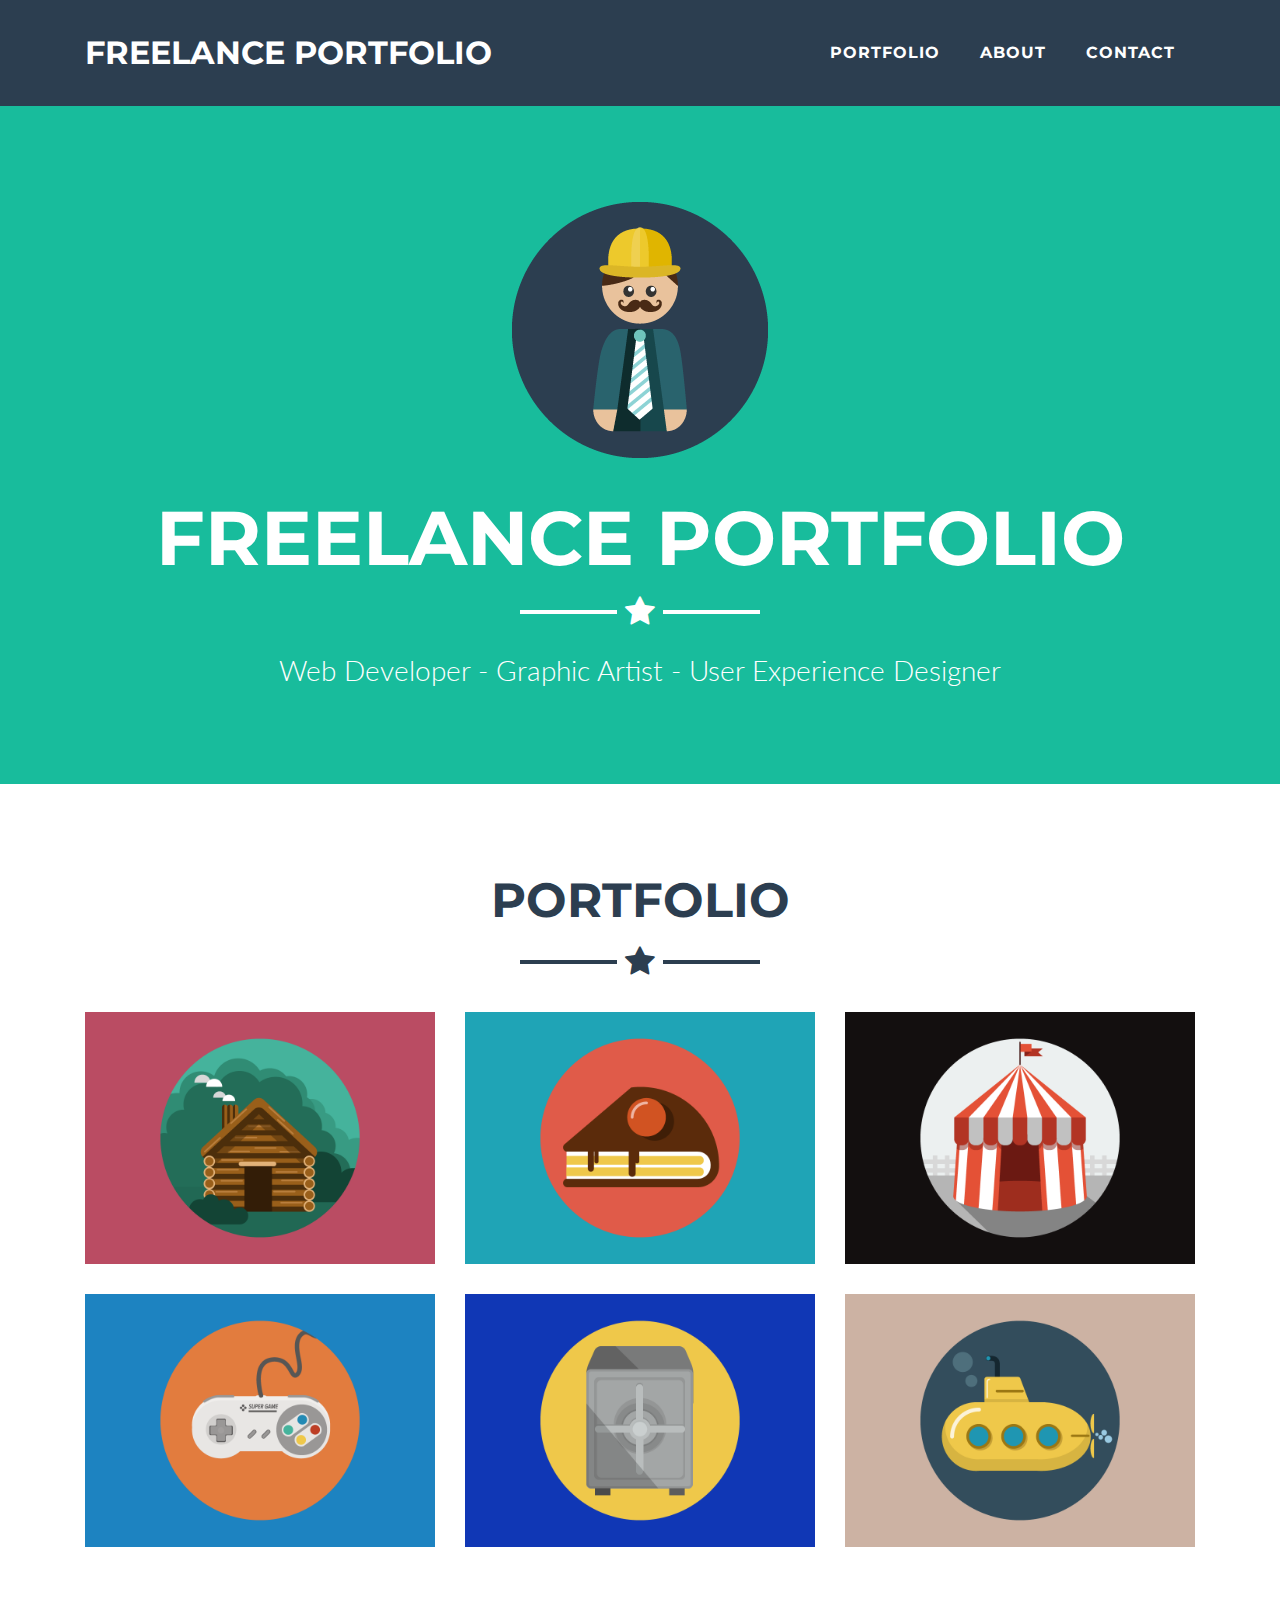
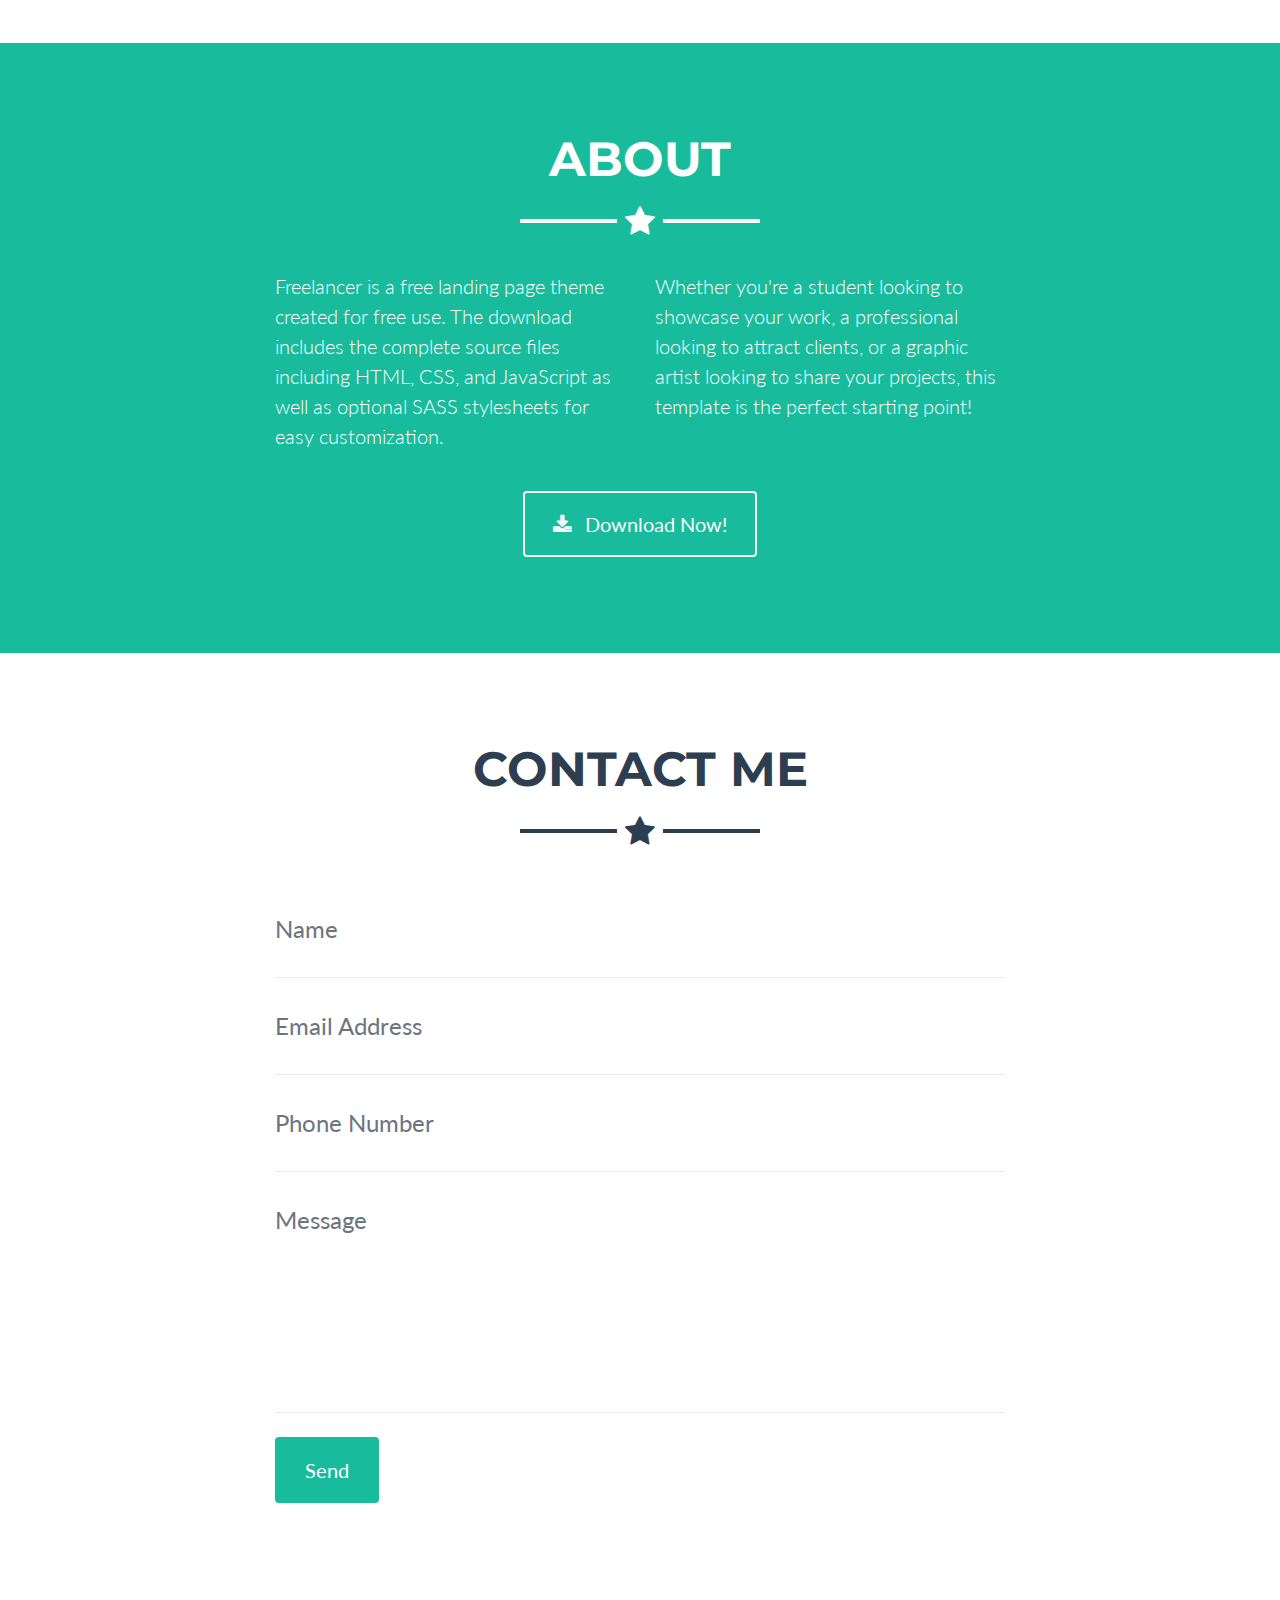
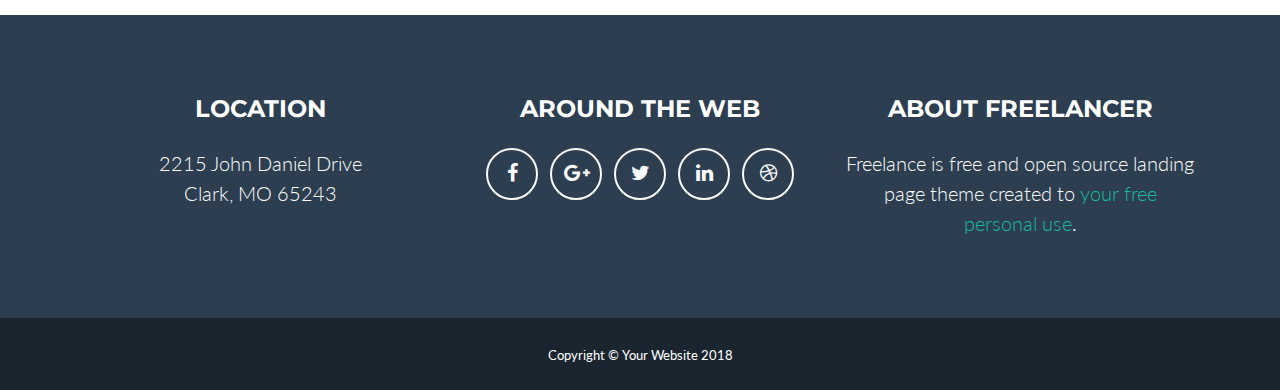
<file: tp-bootstrap/html/index.html>
<!DOCTYPE html>
<html lang="es">
<head>
	<meta charset="utf-8">
	<meta name="viewport" content="width=device-width, initial-scale=1, shrink-to-fit=no">

	<title>Freelancer Portfolio</title>

	<!-- Bootstrap CSS -->
	<link href="css/bootstrap.min.css" rel="stylesheet">

	<!-- Custom Fonts -->
	<link href="css/font-awesome.min.css" rel="stylesheet">
	<link href="https://fonts.googleapis.com/css?family=Montserrat:400,700" rel="stylesheet">
	<link href="https://fonts.googleapis.com/css?family=Lato:400,700,400italic,700italic" rel="stylesheet">

	<!-- Modal CSS -->
	<link href="css/magnific-popup.css" rel="stylesheet">

	<!-- Custom Styles -->
	<link href="css/freelancer.css" rel="stylesheet">

</head>

<body id="page-top">

	<!-- Navigation -->
	<nav class="navbar navbar-expand-lg bg-secondary fixed-top text-uppercase" id="mainNav">
		<div class="container">
			<a class="navbar-brand js-scroll-trigger" href="#page-top">Freelance Portfolio</a>
			<button class="navbar-toggler navbar-toggler-right text-uppercase bg-primary text-white rounded" type="button" data-toggle="collapse" data-target="#navbarResponsive" aria-controls="navbarResponsive" aria-expanded="false" aria-label="Toggle navigation">
          Menu
          <i class="fa fa-bars"></i>
        </button>
			<div class="collapse navbar-collapse" id="navbarResponsive">
				<ul class="navbar-nav ml-auto">
					<li class="nav-item mx-0 mx-lg-1">
						<a class="nav-link py-3 px-0 px-lg-3 rounded js-scroll-trigger" href="#portfolio">Portfolio</a>
					</li>
					<li class="nav-item mx-0 mx-lg-1">
						<a class="nav-link py-3 px-0 px-lg-3 rounded js-scroll-trigger" href="#about">About</a>
					</li>
					<li class="nav-item mx-0 mx-lg-1">
						<a class="nav-link py-3 px-0 px-lg-3 rounded js-scroll-trigger" href="#contact">Contact</a>
					</li>
				</ul>
			</div>
		</div>
	</nav>

	<!-- Header -->
	<header class="masthead bg-primary text-white text-center">
		<div class="container">
			<img class="img-fluid mb-5 d-block mx-auto" src="img/profile.png" alt="">
			<h1 class="text-uppercase mb-0">Freelance Portfolio</h1>
			<hr class="star-light">
			<h2 class="font-weight-light mb-0">Web Developer - Graphic Artist - User Experience Designer</h2>
		</div>
	</header>

	<!-- Portfolio Grid Section -->
	<section class="portfolio" id="portfolio">
		<div class="container">
			<h2 class="text-center text-uppercase text-secondary mb-0">Portfolio</h2>
			<hr class="star-dark mb-5">
			<div class="row">
				<div class="col-md-6 col-lg-4">
					<a class="portfolio-item d-block mx-auto" href="#portfolio-modal-1">
						<div class="portfolio-item-caption d-flex position-absolute h-100 w-100">
							<div class="portfolio-item-caption-content my-auto w-100 text-center text-white">
								<i class="fa fa-search-plus fa-3x"></i>
							</div>
						</div>
						<img class="img-fluid" src="img/portfolio/cabin.png" alt="">
					</a>
				</div>
				<div class="col-md-6 col-lg-4">
					<a class="portfolio-item d-block mx-auto" href="#portfolio-modal-2">
						<div class="portfolio-item-caption d-flex position-absolute h-100 w-100">
							<div class="portfolio-item-caption-content my-auto w-100 text-center text-white">
								<i class="fa fa-search-plus fa-3x"></i>
							</div>
						</div>
						<img class="img-fluid" src="img/portfolio/cake.png" alt="">
					</a>
				</div>
				<div class="col-md-6 col-lg-4">
					<a class="portfolio-item d-block mx-auto" href="#portfolio-modal-3">
						<div class="portfolio-item-caption d-flex position-absolute h-100 w-100">
							<div class="portfolio-item-caption-content my-auto w-100 text-center text-white">
								<i class="fa fa-search-plus fa-3x"></i>
							</div>
						</div>
						<img class="img-fluid" src="img/portfolio/circus.png" alt="">
					</a>
				</div>
				<div class="col-md-6 col-lg-4">
					<a class="portfolio-item d-block mx-auto" href="#portfolio-modal-4">
						<div class="portfolio-item-caption d-flex position-absolute h-100 w-100">
							<div class="portfolio-item-caption-content my-auto w-100 text-center text-white">
								<i class="fa fa-search-plus fa-3x"></i>
							</div>
						</div>
						<img class="img-fluid" src="img/portfolio/game.png" alt="">
					</a>
				</div>
				<div class="col-md-6 col-lg-4">
					<a class="portfolio-item d-block mx-auto" href="#portfolio-modal-5">
						<div class="portfolio-item-caption d-flex position-absolute h-100 w-100">
							<div class="portfolio-item-caption-content my-auto w-100 text-center text-white">
								<i class="fa fa-search-plus fa-3x"></i>
							</div>
						</div>
						<img class="img-fluid" src="img/portfolio/safe.png" alt="">
					</a>
				</div>
				<div class="col-md-6 col-lg-4">
					<a class="portfolio-item d-block mx-auto" href="#portfolio-modal-6">
						<div class="portfolio-item-caption d-flex position-absolute h-100 w-100">
							<div class="portfolio-item-caption-content my-auto w-100 text-center text-white">
								<i class="fa fa-search-plus fa-3x"></i>
							</div>
						</div>
						<img class="img-fluid" src="img/portfolio/submarine.png" alt="">
					</a>
				</div>
			</div>
		</div>
	</section>

	<!-- About Section -->
	<section class="bg-primary text-white mb-0" id="about">
		<div class="container">
			<h2 class="text-center text-uppercase text-white">About</h2>
			<hr class="star-light mb-5">
			<div class="row">
				<div class="col-lg-4 ml-auto">
					<p class="lead">Freelancer is a free landing page theme created for free use. The download includes the complete source files including HTML, CSS, and JavaScript as well as optional SASS stylesheets for easy customization.</p>
				</div>
				<div class="col-lg-4 mr-auto">
					<p class="lead">Whether you're a student looking to showcase your work, a professional looking to attract clients, or a graphic artist looking to share your projects, this template is the perfect starting point!</p>
				</div>
			</div>
			<div class="text-center mt-4">
				<a class="btn btn-xl btn-outline-light" href="#">
            <i class="fa fa-download mr-2"></i>
            Download Now!
          </a>
			</div>
		</div>
	</section>

	<!-- Contact Section -->
	<section id="contact">
		<div class="container">
			<h2 class="text-center text-uppercase text-secondary mb-0">Contact Me</h2>
			<hr class="star-dark mb-5">
			<div class="row">
				<div class="col-lg-8 mx-auto">
					<!-- To configure the contact form email address, go to mail/contact_me.php and update the email address in the PHP file on line 19. -->
					<!-- The form should work on most web servers, but if the form is not working you may need to configure your web server differently. -->
					<form name="sentMessage" id="contactForm" novalidate="novalidate">
						<div class="control-group">
							<div class="form-group floating-label-form-group controls mb-0 pb-2">
								<label>Name</label>
								<input class="form-control" id="name" type="text" placeholder="Name" required="required" data-validation-required-message="Please enter your name.">
								<p class="help-block text-danger"></p>
							</div>
						</div>
						<div class="control-group">
							<div class="form-group floating-label-form-group controls mb-0 pb-2">
								<label>Email Address</label>
								<input class="form-control" id="email" type="email" placeholder="Email Address" required="required" data-validation-required-message="Please enter your email address.">
								<p class="help-block text-danger"></p>
							</div>
						</div>
						<div class="control-group">
							<div class="form-group floating-label-form-group controls mb-0 pb-2">
								<label>Phone Number</label>
								<input class="form-control" id="phone" type="tel" placeholder="Phone Number" required="required" data-validation-required-message="Please enter your phone number.">
								<p class="help-block text-danger"></p>
							</div>
						</div>
						<div class="control-group">
							<div class="form-group floating-label-form-group controls mb-0 pb-2">
								<label>Message</label>
								<textarea class="form-control" id="message" rows="5" placeholder="Message" required="required" data-validation-required-message="Please enter a message."></textarea>
								<p class="help-block text-danger"></p>
							</div>
						</div>
						<br>
						<div id="success"></div>
						<div class="form-group">
							<button type="submit" class="btn btn-primary btn-xl" id="sendMessageButton">Send</button>
						</div>
					</form>
				</div>
			</div>
		</div>
	</section>

	<!-- Footer -->
	<footer class="footer text-center">
		<div class="container">
			<div class="row">
				<div class="col-md-4 mb-5 mb-lg-0">
					<h4 class="text-uppercase mb-4">Location</h4>
					<p class="lead mb-0">2215 John Daniel Drive
						<br>Clark, MO 65243</p>
				</div>
				<div class="col-md-4 mb-5 mb-lg-0">
					<h4 class="text-uppercase mb-4">Around the Web</h4>
					<ul class="list-inline mb-0">
						<li class="list-inline-item">
							<a class="btn btn-outline-light btn-social text-center rounded-circle" href="#">
                  <i class="fa fa-fw fa-facebook"></i>
                </a>
						</li>
						<li class="list-inline-item">
							<a class="btn btn-outline-light btn-social text-center rounded-circle" href="#">
                  <i class="fa fa-fw fa-google-plus"></i>
                </a>
						</li>
						<li class="list-inline-item">
							<a class="btn btn-outline-light btn-social text-center rounded-circle" href="#">
                  <i class="fa fa-fw fa-twitter"></i>
                </a>
						</li>
						<li class="list-inline-item">
							<a class="btn btn-outline-light btn-social text-center rounded-circle" href="#">
                  <i class="fa fa-fw fa-linkedin"></i>
                </a>
						</li>
						<li class="list-inline-item">
							<a class="btn btn-outline-light btn-social text-center rounded-circle" href="#">
                  <i class="fa fa-fw fa-dribbble"></i>
                </a>
						</li>
					</ul>
				</div>
				<div class="col-md-4">
					<h4 class="text-uppercase mb-4">About Freelancer</h4>
					<p class="lead mb-0">Freelance is free and open source landing page theme created to
						<a href="http://startbootstrap.com">your free personal use</a>.</p>
				</div>
			</div>
		</div>
	</footer>

	<div class="copyright py-4 text-center text-white">
		<div class="container">
			<small>Copyright &copy; Your Website 2018</small>
		</div>
	</div>

	<!-- Scroll to Top Button (Only visible on small and extra-small screen sizes) -->
	<div class="scroll-to-top d-lg-none position-fixed ">
		<a class="js-scroll-trigger d-block text-center text-white rounded" href="#page-top">
        <i class="fa fa-chevron-up"></i>
      </a>
	</div>

	<!-- Portfolio Modals -->

	<!-- Portfolio Modal 1 -->
	<div class="portfolio-modal mfp-hide" id="portfolio-modal-1">
		<div class="portfolio-modal-dialog bg-white">
			<a class="close-button d-none d-md-block portfolio-modal-dismiss" href="#">
          <i class="fa fa-3x fa-times"></i>
        </a>
			<div class="container text-center">
				<div class="row">
					<div class="col-lg-8 mx-auto">
						<h2 class="text-secondary text-uppercase mb-0">Project Name</h2>
						<hr class="star-dark mb-5">
						<img class="img-fluid mb-5" src="img/portfolio/cabin.png" alt="">
						<p class="mb-5">Lorem ipsum dolor sit amet, consectetur adipisicing elit. Mollitia neque assumenda ipsam nihil, molestias magnam, recusandae quos quis inventore quisquam velit asperiores, vitae? Reprehenderit soluta, eos quod consequuntur itaque. Nam.</p>
						<a class="btn btn-primary btn-lg rounded-pill portfolio-modal-dismiss" href="#">
                <i class="fa fa-close"></i>
                Close Project</a>
					</div>
				</div>
			</div>
		</div>
	</div>

	<!-- Portfolio Modal 2 -->
	<div class="portfolio-modal mfp-hide" id="portfolio-modal-2">
		<div class="portfolio-modal-dialog bg-white">
			<a class="close-button d-none d-md-block portfolio-modal-dismiss" href="#">
          <i class="fa fa-3x fa-times"></i>
        </a>
			<div class="container text-center">
				<div class="row">
					<div class="col-lg-8 mx-auto">
						<h2 class="text-secondary text-uppercase mb-0">Project Name</h2>
						<hr class="star-dark mb-5">
						<img class="img-fluid mb-5" src="img/portfolio/cake.png" alt="">
						<p class="mb-5">Lorem ipsum dolor sit amet, consectetur adipisicing elit. Mollitia neque assumenda ipsam nihil, molestias magnam, recusandae quos quis inventore quisquam velit asperiores, vitae? Reprehenderit soluta, eos quod consequuntur itaque. Nam.</p>
						<a class="btn btn-primary btn-lg rounded-pill portfolio-modal-dismiss" href="#">
                <i class="fa fa-close"></i>
                Close Project</a>
					</div>
				</div>
			</div>
		</div>
	</div>

	<!-- Portfolio Modal 3 -->
	<div class="portfolio-modal mfp-hide" id="portfolio-modal-3">
		<div class="portfolio-modal-dialog bg-white">
			<a class="close-button d-none d-md-block portfolio-modal-dismiss" href="#">
          <i class="fa fa-3x fa-times"></i>
        </a>
			<div class="container text-center">
				<div class="row">
					<div class="col-lg-8 mx-auto">
						<h2 class="text-secondary text-uppercase mb-0">Project Name</h2>
						<hr class="star-dark mb-5">
						<img class="img-fluid mb-5" src="img/portfolio/circus.png" alt="">
						<p class="mb-5">Lorem ipsum dolor sit amet, consectetur adipisicing elit. Mollitia neque assumenda ipsam nihil, molestias magnam, recusandae quos quis inventore quisquam velit asperiores, vitae? Reprehenderit soluta, eos quod consequuntur itaque. Nam.</p>
						<a class="btn btn-primary btn-lg rounded-pill portfolio-modal-dismiss" href="#">
                <i class="fa fa-close"></i>
                Close Project</a>
					</div>
				</div>
			</div>
		</div>
	</div>

	<!-- Portfolio Modal 4 -->
	<div class="portfolio-modal mfp-hide" id="portfolio-modal-4">
		<div class="portfolio-modal-dialog bg-white">
			<a class="close-button d-none d-md-block portfolio-modal-dismiss" href="#">
          <i class="fa fa-3x fa-times"></i>
        </a>
			<div class="container text-center">
				<div class="row">
					<div class="col-lg-8 mx-auto">
						<h2 class="text-secondary text-uppercase mb-0">Project Name</h2>
						<hr class="star-dark mb-5">
						<img class="img-fluid mb-5" src="img/portfolio/game.png" alt="">
						<p class="mb-5">Lorem ipsum dolor sit amet, consectetur adipisicing elit. Mollitia neque assumenda ipsam nihil, molestias magnam, recusandae quos quis inventore quisquam velit asperiores, vitae? Reprehenderit soluta, eos quod consequuntur itaque. Nam.</p>
						<a class="btn btn-primary btn-lg rounded-pill portfolio-modal-dismiss" href="#">
                <i class="fa fa-close"></i>
                Close Project</a>
					</div>
				</div>
			</div>
		</div>
	</div>

	<!-- Portfolio Modal 5 -->
	<div class="portfolio-modal mfp-hide" id="portfolio-modal-5">
		<div class="portfolio-modal-dialog bg-white">
			<a class="close-button d-none d-md-block portfolio-modal-dismiss" href="#">
          <i class="fa fa-3x fa-times"></i>
        </a>
			<div class="container text-center">
				<div class="row">
					<div class="col-lg-8 mx-auto">
						<h2 class="text-secondary text-uppercase mb-0">Project Name</h2>
						<hr class="star-dark mb-5">
						<img class="img-fluid mb-5" src="img/portfolio/safe.png" alt="">
						<p class="mb-5">Lorem ipsum dolor sit amet, consectetur adipisicing elit. Mollitia neque assumenda ipsam nihil, molestias magnam, recusandae quos quis inventore quisquam velit asperiores, vitae? Reprehenderit soluta, eos quod consequuntur itaque. Nam.</p>
						<a class="btn btn-primary btn-lg rounded-pill portfolio-modal-dismiss" href="#">
                <i class="fa fa-close"></i>
                Close Project</a>
					</div>
				</div>
			</div>
		</div>
	</div>

	<!-- Portfolio Modal 6 -->
	<div class="portfolio-modal mfp-hide" id="portfolio-modal-6">
		<div class="portfolio-modal-dialog bg-white">
			<a class="close-button d-none d-md-block portfolio-modal-dismiss" href="#">
          <i class="fa fa-3x fa-times"></i>
        </a>
			<div class="container text-center">
				<div class="row">
					<div class="col-lg-8 mx-auto">
						<h2 class="text-secondary text-uppercase mb-0">Project Name</h2>
						<hr class="star-dark mb-5">
						<img class="img-fluid mb-5" src="img/portfolio/submarine.png" alt="">
						<p class="mb-5">Lorem ipsum dolor sit amet, consectetur adipisicing elit. Mollitia neque assumenda ipsam nihil, molestias magnam, recusandae quos quis inventore quisquam velit asperiores, vitae? Reprehenderit soluta, eos quod consequuntur itaque. Nam.</p>
						<a class="btn btn-primary btn-lg rounded-pill portfolio-modal-dismiss" href="#">
                <i class="fa fa-close"></i>
                Close Project</a>
					</div>
				</div>
			</div>
		</div>
	</div>

	<!-- Bootstrap JS -->
	<script src="js/jquery.min.js"></script>
	<script src="js/bootstrap.bundle.min.js"></script>

	<!-- Plugins JS -->
	<script src="js/jquery.easing.min.js"></script>
	<script src="js/jquery.magnific-popup.min.js"></script>

	<!-- Custom JS -->
	<script src="js/freelancer.min.js"></script>

</body>

</html>
</file>
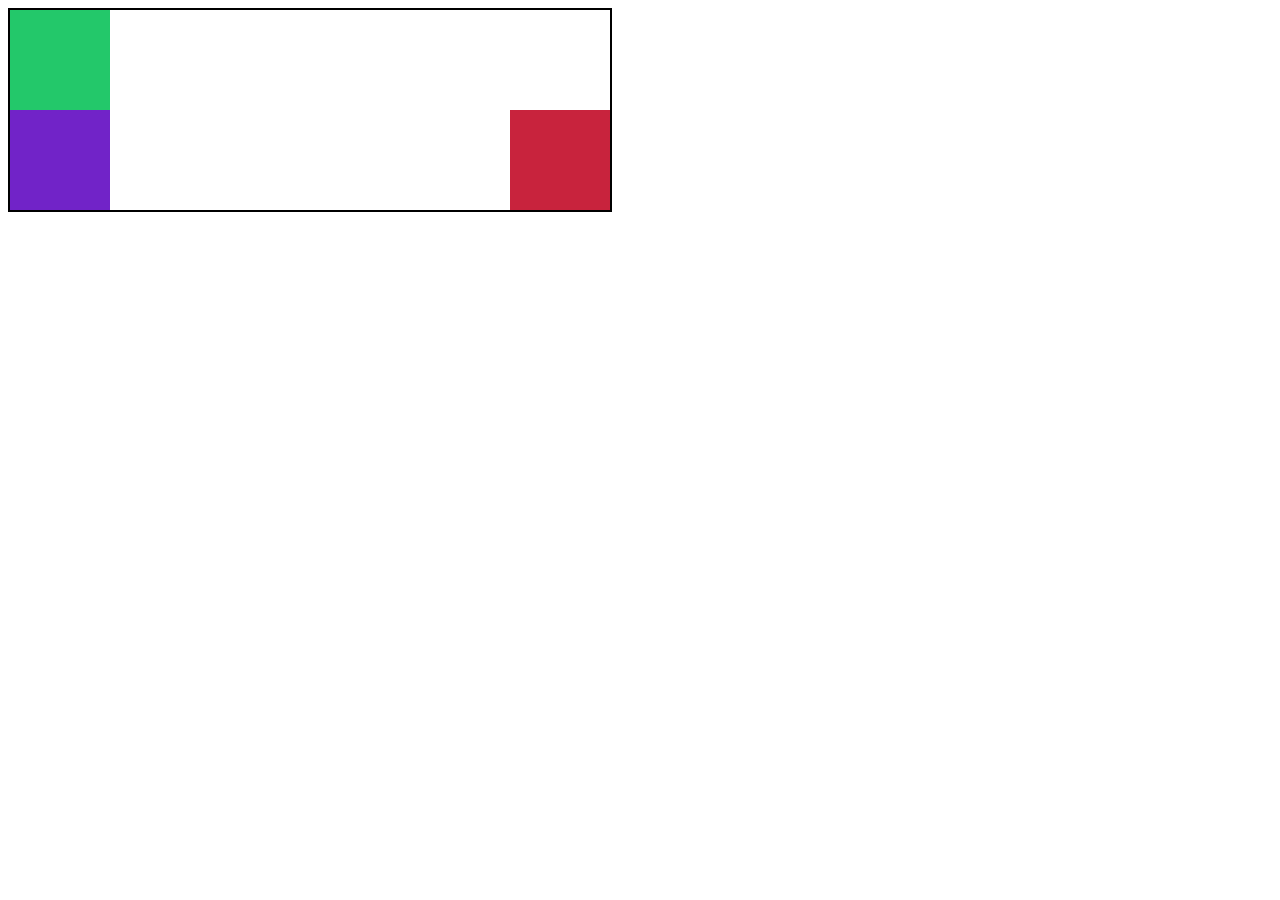
<file: posicionamiento-css/absoluto.html>
<!DOCTYPE html>
<html>
	<head>
		<meta charset="utf-8">
		<title>Posicionamiento Absoluto</title>
		<link rel="stylesheet" href="absoluto.css">
	</head>
	<body>
		<div class="container">
			<div class="box1"></div>
			<div class="box2"></div>
			<div class="box3"></div>
		</div>
	</body>
</html>
</file>
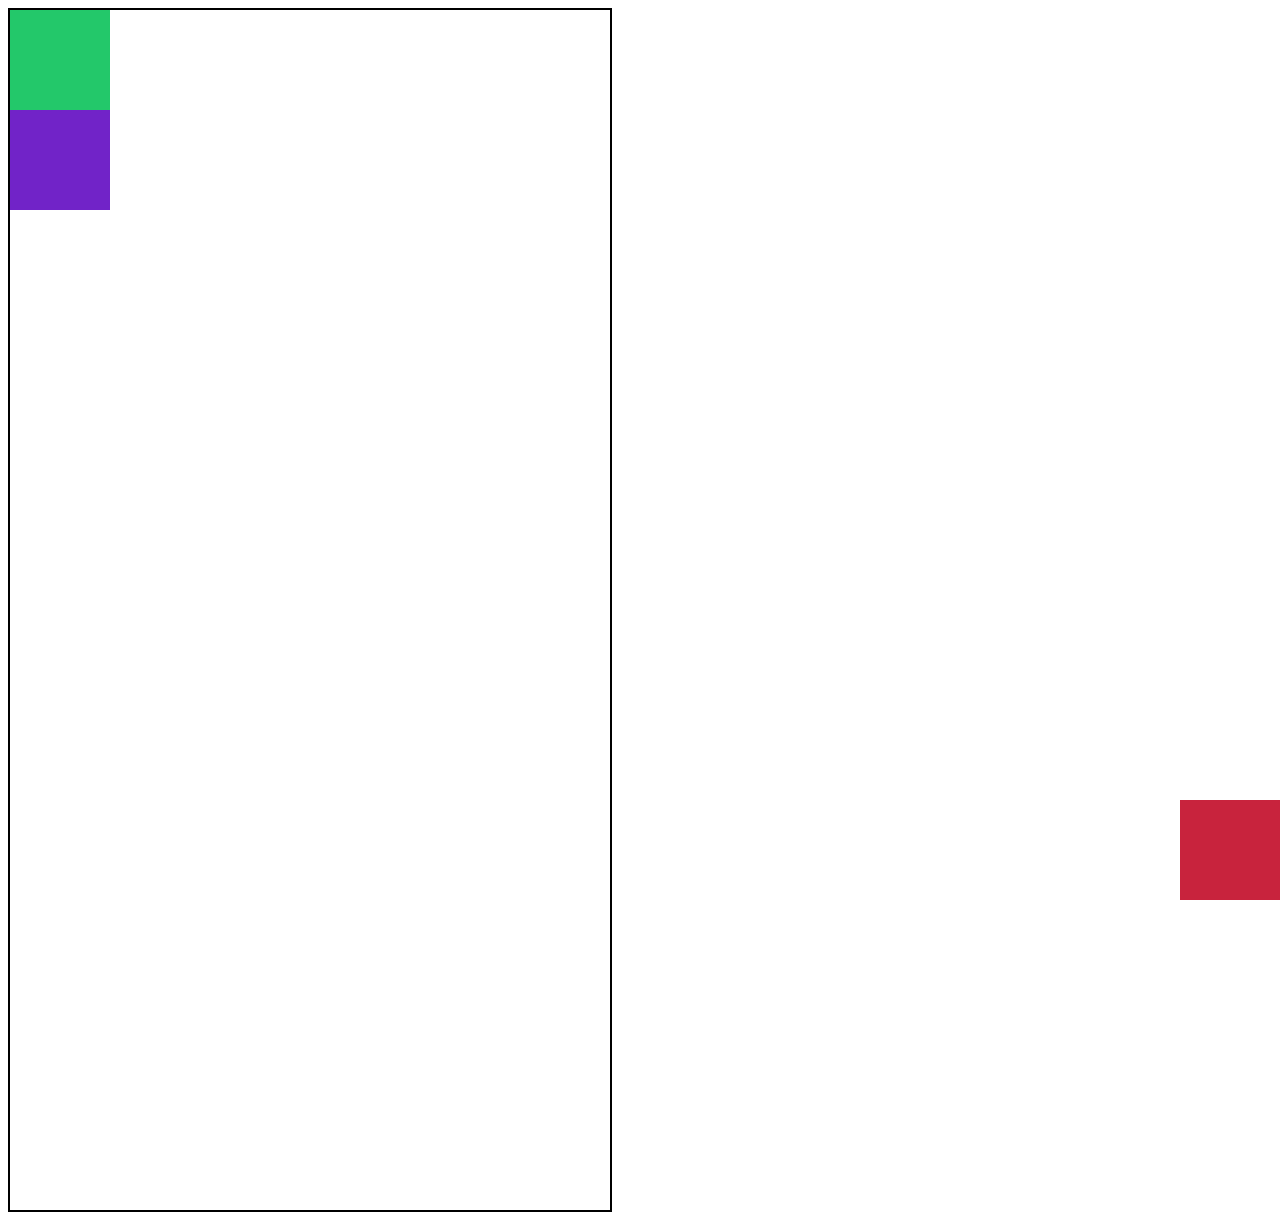
<file: posicionamiento-css/fijo.html>
<!DOCTYPE html>
<html>
	<head>
		<meta charset="utf-8">
		<title>Posicionamiento Fijo</title>
		<link rel="stylesheet" href="fijo.css">
	</head>
	<body>
		<div class="container">
			<div class="box1"></div>
			<div class="box2"></div>
			<div class="box3"></div>
		</div>
	</body>
</html>
</file>
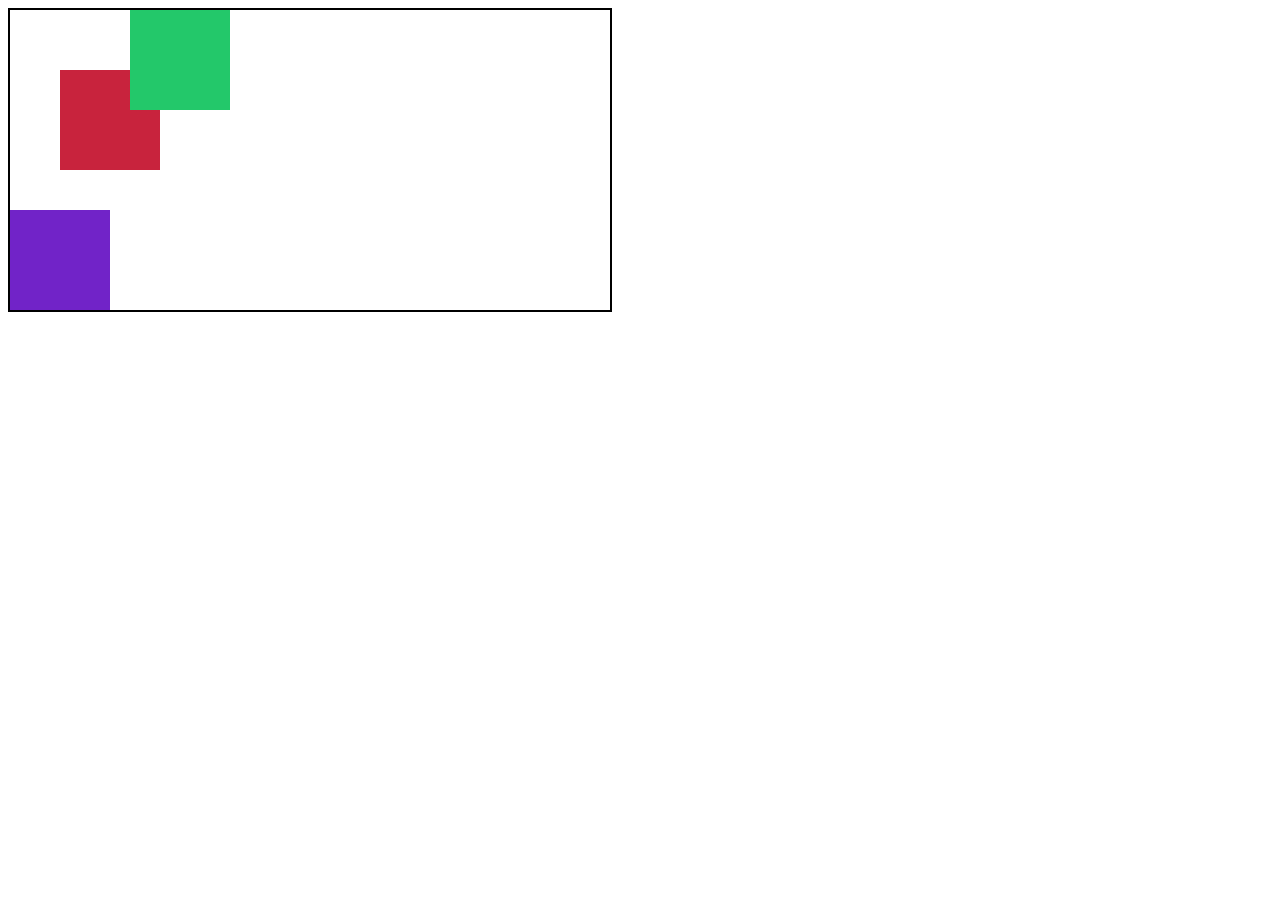
<file: posicionamiento-css/relativo.html>
<!DOCTYPE html>
<html>
	<head>
		<meta charset="utf-8">
		<title>Posicionamiento Relativo</title>
		<link rel="stylesheet" href="relativo.css">
	</head>
	<body>
		<div class="container">
			<div class="box1"></div>
			<div class="box2"></div>
			<div class="box3"></div>
		</div>
	</body>
</html>
</file>
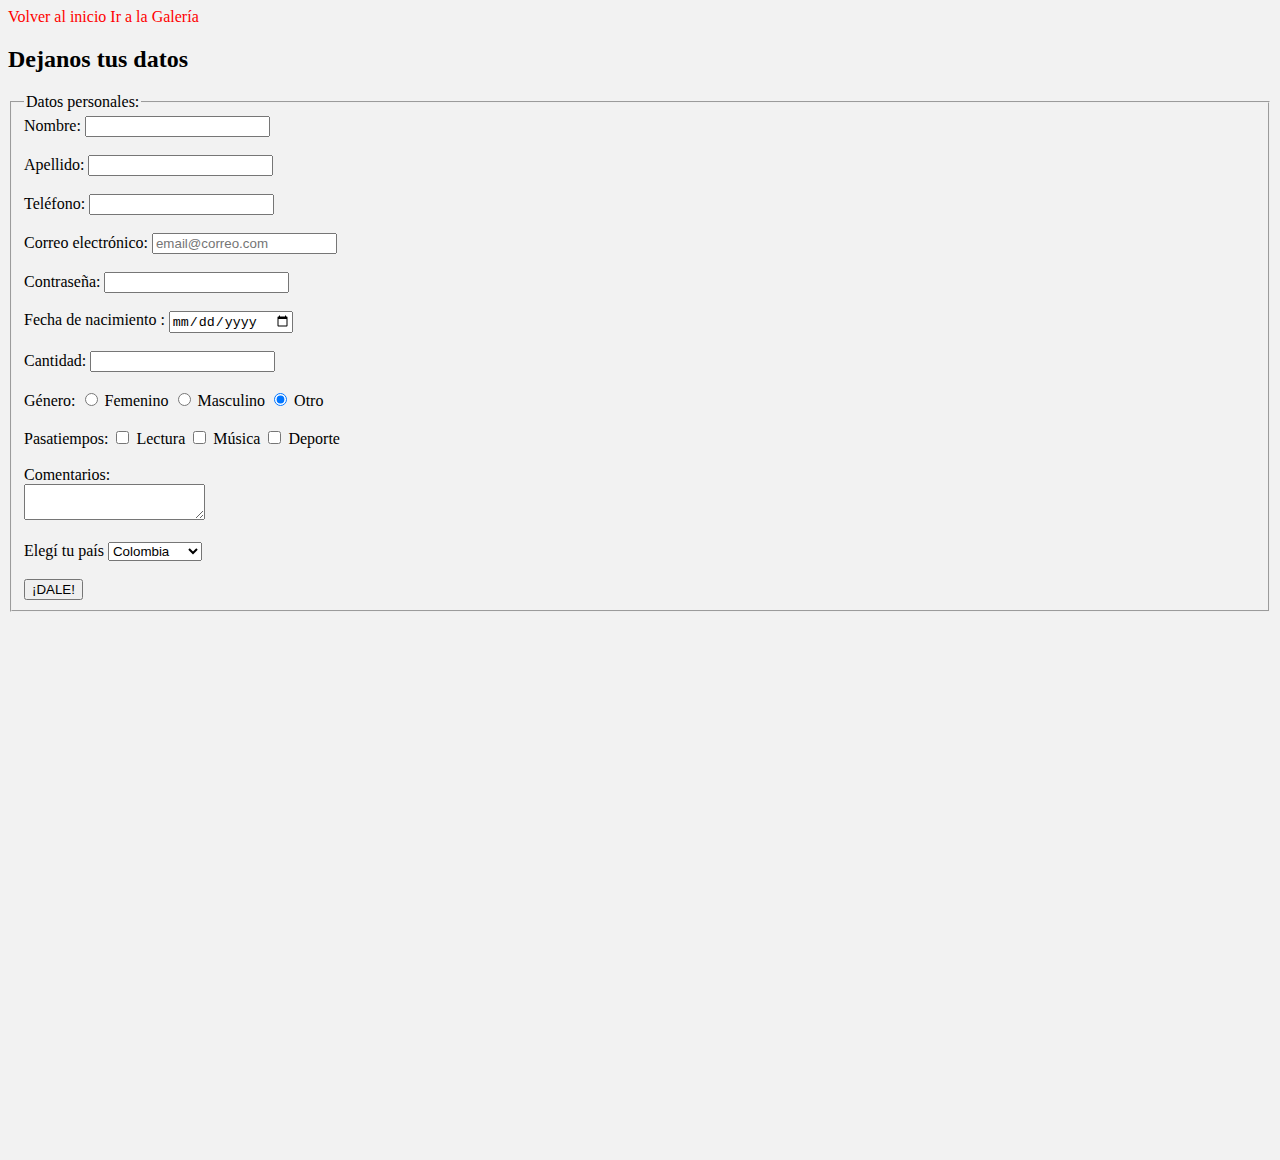
<file: sitio-web/contacto.html>
<!DOCTYPE html>
<html>
	<head>
		<meta charset="utf-8">
		<title>Formulario de contacto</title>
		<link rel="stylesheet" href="css/estilos.css">
	</head>
	<body>
		<a href="index.html">Volver al inicio</a>
		<a href="galeria.html">Ir a la Galería</a>
		<h2>Dejanos tus datos</h2>
		<form action="guardar_datos.php" method="post">
			<fieldset>
				<legend>Datos personales:</legend>
				<label for="firstName">Nombre:</label>
				<input type="text" name="firstName" id="firstName">
				<br><br>

				<label>Apellido:</label>
				<input type="text" name="lastName">
				<br><br>
				<label>Teléfono:</label>
				<input type="tel" name="userPhone">
				<br><br>
				<label>Correo electrónico:</label>
				<input type="email" name="email" required placeholder="email@correo.com">
				<br><br>
				<label>Contraseña:</label>
				<input type="password" name="password">
				<br><br>
				<label>Fecha de nacimiento :</label>
				<input type="date" name="birth">
				<br><br>
				<label>Cantidad:</label>
				<input type="number" name="quantity">
				<br><br>

				<label>Género:</label>

				<label>
					<input type="radio" name="genre" value="F">
					Femenino
				</label>

				<label>
					<input type="radio" name="genre" value="M">
					Masculino
				</label>

				<label>
					<input type="radio" name="genre" value="O" checked>
					Otro
				</label>

				<br><br>

				<label>Pasatiempos:</label>

				<label>
					<input type="checkbox" name="hobbies[]" value="Leer">
					Lectura
				</label>

				<label>
					<input type="checkbox" name="hobbies[]" value="Musica">
					Música
				</label>

				<label>
					<input type="checkbox" name="hobbies[]" value="Deporte">
					Deporte
				</label>

				<br><br>

				<label>Comentarios:</label>
				<br>
				<textarea name="name"></textarea>

				<br><br>

				<label>Elegí tu país</label>
				<select name="country">
					<option value="">Elegí</option>
					<optgroup label="Sur América">
						<option value="Arg">Argentina</option>
						<option value="Bra">Brasil</option>
						<option value="Col" selected>Colombia</option>
					</optgroup>
					<optgroup label="Centro América">
						<option value="Arg">Panamá</option>
						<option value="Bra">Brasil</option>
						<option value="Col">Colombia</option>
					</optgroup>
				</select>

				<br><br>
				<input type="submit" value="¡DALE!">
			</fieldset>
		</form>

		<br><br><br><br><br><br><br><br><br><br><br><br><br><br><br><br><br><br><br><br><br><br><br><br><br><br><br><br><br><br>
	</body>
</html>
</file>
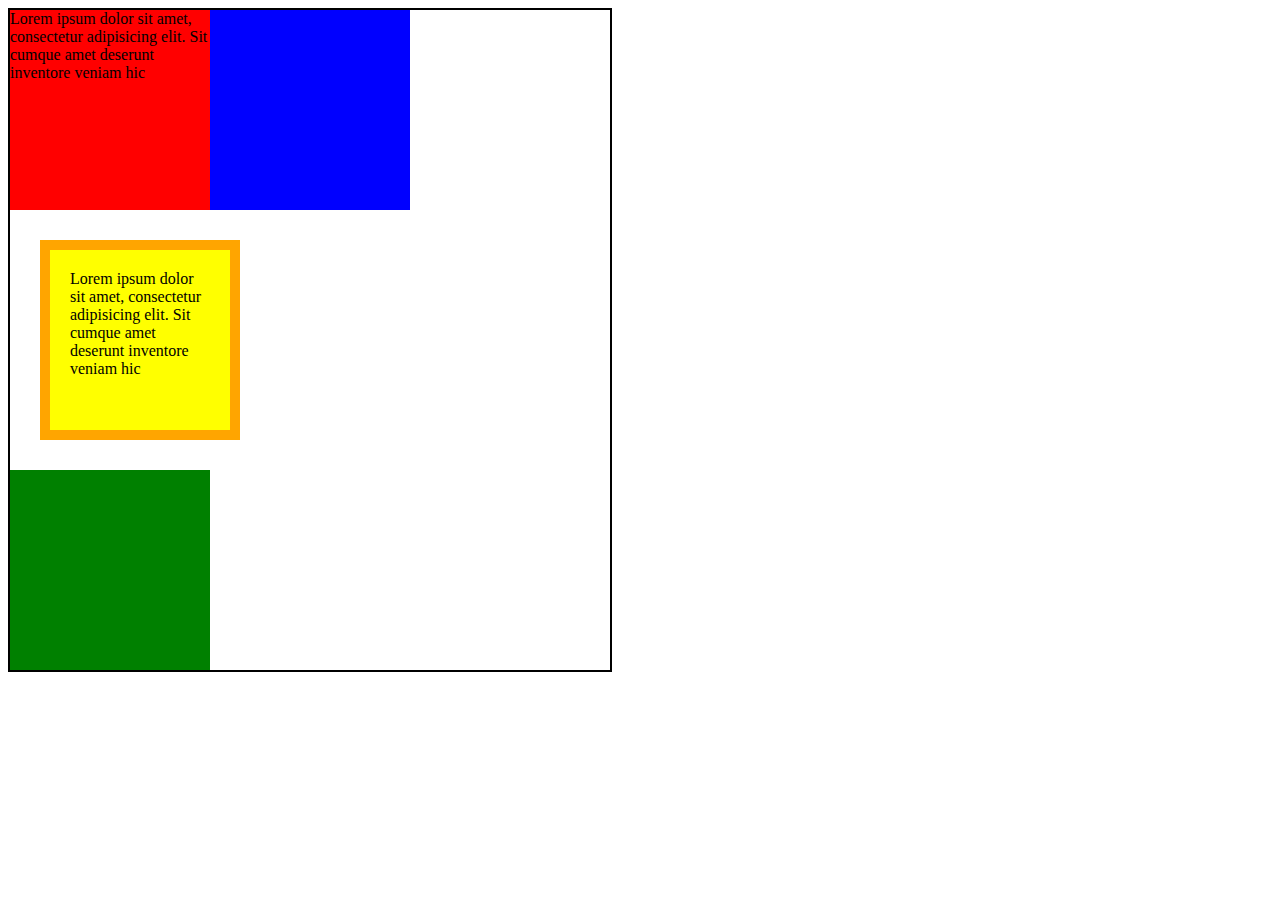
<file: sitio-web/flotacion.html>
<!DOCTYPE html>
<html>
	<head>
		<meta charset="utf-8">
		<title>Flotación</title>
		<style>
			.contenedor{
				border: solid 2px black;
				overflow: hidden;
				width: 600px;
			}
			.boxRojo{
				width: 200px;
				height: 200px;
				background-color: red;
				float: left;
			}
			.boxAzul{
				width: 200px;
				height: 200px;
				background-color: blue;
				float: left;
			}
			.boxAmarillo{
				width: 200px;
				height: 200px;
				background-color: yellow;
				float: left;
				padding: 20px;
				border: solid 10px orange;
				margin: 30px;
				box-sizing: border-box;
			}
			.boxVerde{
				width: 200px;
				height: 200px;
				background-color: green;
				clear: both;
			}
		</style>
	</head>
	<body>
		<div class="contenedor">
			<div class="boxRojo">
				Lorem ipsum dolor sit amet, consectetur adipisicing elit. Sit cumque amet deserunt inventore veniam hic
			</div>
			<div class="boxAzul"></div>
			<div class="boxAmarillo">
				Lorem ipsum dolor sit amet, consectetur adipisicing elit. Sit cumque amet deserunt inventore veniam hic
			</div>
			<div class="boxVerde"></div>
		</div>
	</body>
</html>
</file>
<file: before-after/css/styles.css>
body::after{
	content: 'Saludos';
	position: absolute;
	right: 0;
	top: 0;
}
.lista-especial{
	list-style: none;
	padding: 0 0 0 25px;
}
.lista-especial li::before{
	content: url(../images/icon-star.png);
	display: inline-block;
	vertical-align: middle;
	margin-right: 10px;
}

.lista-especial li::after{
	content: ' - en stock';
	display: inline-block;
	vertical-align: middle;
	color: green;
	font-style: italic;
}

.container{
	max-width: 960px;
	margin: auto;
	border: solid 2px red;
	position: relative;
}

.container img{
	position: absolute;
	left: -50px;
	bottom: -50px;
	width: 100px;
}

.container::after{
	content: '';
	display: block;
	clear: both;
}

.box01{
	width: 360px;
	height: 200px;
	float: left;
	background-color: #d2c51c;
}

.box02{
	width: 600px;
	height: 200px;
	float: left;
	background-color: #36d21c;
}
</file>
<file: craftsy/css/styles.css>
body{
	background: url(../images/bg-2.png)
}

.main-header{
	position: fixed;
	z-index: 10;
	top: 0;
	width: 960px;
	/* Para centrar horizontalmente un elemento con P.A. o P.F. */
	right: 0;
	left: 0;
	margin: auto;
}

.logo{
	position: absolute;
}

.main-nav{
	background-color: #EF4C27;
	margin-top: 25px;
	padding-left: 120px;
}

.main-nav a{
	color: #ffffff;
	text-decoration: none;
	font-size: 18px;
	padding: 20px 10px;
	display: inline-block;
}

.products-container{
	background-color: #ffffff;
	width: 960px;
	overflow: hidden;
	margin: 150px auto 0;
}

.product-box{
	width: 300px;
	margin: 10px;
	float: left;
	position: relative;
}

.ribbon{
	position: absolute;
	top: 0;
	right: 15px;
}

.product-text{
	position: absolute;
	left: 0;
	top: 50px;
	width: 100%;
	text-align: center;
}

.product-text h2{
	background-color: rgba(255,255,255,0.6);
	font-weight: normal;
	font-style: italic;
}

.product-text a{
	background-color: #EF4C27;
	color: #FFFFFF;
	text-decoration: none;
	padding: 15px 20px;
	display: inline-block;
}
</file>
<file: ej-flex/css/styles.css>
* {
	box-sizing: border-box;
}

body {
	font-family: sans-serif;
	font-size: 10px;
	background-color: #f2f2f2;
}

img{
	width: 100%;
}

.container{
	width: 960px;
	margin: auto;
	padding: 15px;
	background-color: #2a4f08;
}

.dFlex {
	display: flex;
	flex-wrap: wrap;
}

.fdRowReverse {
	flex-direction: row-reverse;
}

.fdColumn {
	-webkit-flex-direction: column;
	-moz-flex-direction: column;
	-ms-flex-direction: column;
	-o-flex-direction: column;
	flex-direction: column;
}
.fdColumnReverse {
	-webkit-flex-direction: column-reverse;
	-ms-flex-direction: column-reverse;
	flex-direction: column-reverse;
}

.fwWrapReverse {
	flex-wrap: wrap-reverse;
}

.jcFlexEnd{
	justify-content: flex-end;
}

.jcCenter {
	justify-content: center;
}

.jcSpaceBet {
	justify-content: space-between;
}

.jcSpaceAro {
	justify-content: space-around;
}

.aiStretch {
	/* align-items: stretch; */
}

.aiFlexStart {
	align-items: flex-start;
}

.aiFlexEnd {
	align-items: flex-end;
}

.box {
	width: 200px;
	min-height: 200px;
	padding: 15px;
	background-color: #d7d027;
	border: solid 1px red;
}
</file>
<file: sitio-web/css/estilos.css>
/* esto es una regla de estilo y sirve sarasa */
body{
	background-color: #f2f2f2; /* esto es para ponerle fondo a toda la página */
	font-family: 'BioRhyme Expanded', serif;
	/* background-image: url(../images/christmas-colour.png); */
	/* background-repeat: no-repeat;
	background-position: right top; */
	background-attachment: fixed;
}

h1{
	text-align: center;
	font-size: 20px;
	color: green;
	text-decoration: underline;
	font-weight: normal;
	text-transform: uppercase; /* none | lowercase | capitalize */
}

p{
	font-size: 14px;
	line-height: 26px;
	font-style: italic;
}

textarea{
	resize: vertical;
}

a{
	color: red;
	text-decoration: none;
}

a:hover{
	color: green;
	text-decoration: underline;
}

/* Cuando le hacemos rollover al h2 sucede lo que está definido dentro */
h2:hover{
	background-color: #000000;
	color: #ffffff;
	text-align: center;
}

input:focus{
	outline: none;
	border: solid 1px red;
	background-color: black;
	color: white;
}

.header-videos{
	background-color: red;
}

.header-principal{
	border: solid 1px red;
}

.lista-secundaria{
	display: none;
}

/* Cuando el li que está dentro de la lista con clase lista-principal tiene el cursor encima, la lista con clase lista-secundaria se muestra */
.lista-principal li:hover .lista-secundaria{
	display: block;
}
</file>
<file: web-responsive/css/styles.css>
/* Selector Universal */
*{
	box-sizing: border-box; /* para que cuando aplicamos padding y border se descuenten esos pixeles de más del width y height */
}

html,
body{
	height: 100%;
}

body{
	font-size: 10px;
	font-family: sans-serif;
	margin: 0; /* para eliminar los márgenes que trae el body por default */
}

a{
	text-decoration: none;
}

ul, ol{
	margin: 0; /* eliminamos el margén que las listas traen por default */
	padding: 0; /* eliminamos el relleno que las listas traen por default */
	list-style: none; /* eliminamos la viñeta que las listas traen por default */
}

.container{
	max-width: 1200px;
	border: solid 1px black;
	margin: auto;
	overflow: hidden;
}

.main-header{
	width: 100vw;
	min-height: 20vh;
	background-color: #e67e15;
}

.boxA{
	width: 20.83%;
	float: left;
	min-height: 100px;
	background-color: #6eaffa;
}

.boxB{
	float: left;
	padding: 25px;
	width: 66.66%;
	margin: 0 2.08%;
	min-height: 100px;
	background-color: #bfe84b;
}

.boxC{
	width: 8.33%;
	float: left;
	min-height: 100px;
	background-color: #e84bd4;
}


@media (max-width: 900px) {
	.container{
		padding: 20px;
		width: 95%;
	}
	.boxA{
		width: 40%;
	}
	.boxB{
		width: 55%;
		float: right;
		margin: 0;
	}

	.boxC{
		width: 100%;
		float: none;
		clear: both;
		border: solid 5px #000000;
	}
}


@media (max-width: 450px) {
	body{
		font-size: 13px;
	}
	.boxA, .boxB, .boxC{
		float: none;
		width: 100%;
		margin: 0;
	}
}
</file>
<file: tp-bootstrap/html/css/freelancer.css>
body {
  font-family: 'Lato';
}

h1,
h2,
h3,
h4,
h5,
h6 {
  font-weight: 700;
  font-family: 'Montserrat';
}

hr.star-light,
hr.star-dark {
  max-width: 15rem;
  padding: 0;
  text-align: center;
  border: none;
  border-top: solid 0.25rem;
  margin-top: 2.5rem;
  margin-bottom: 2.5rem;
}

hr.star-light:after,
hr.star-dark:after {
  position: relative;
  top: -.8em;
  display: inline-block;
  padding: 0 0.25em;
  content: '\f005';
  font-family: FontAwesome;
  font-size: 2em;
}

hr.star-light {
  border-color: #fff;
}

hr.star-light:after {
  color: #fff;
  background-color: #18BC9C;
}

hr.star-dark {
  border-color: #2C3E50;
}

hr.star-dark:after {
  color: #2C3E50;
  background-color: white;
}

section {
  padding: 6rem 0;
}

section h2 {
  font-size: 2.25rem;
  line-height: 2rem;
}

@media (min-width: 992px) {
  section h2 {
    font-size: 3rem;
    line-height: 2.5rem;
  }
}

.btn-xl {
  padding: 1rem 1.75rem;
  font-size: 1.25rem;
}

.btn-social {
  width: 3.25rem;
  height: 3.25rem;
  font-size: 1.25rem;
  line-height: 2rem;
}

.scroll-to-top {
  z-index: 1042;
  right: 1rem;
  bottom: 1rem;
  display: none;
}

.scroll-to-top a {
  width: 3.5rem;
  height: 3.5rem;
  background-color: rgba(33, 37, 41, 0.5);
  line-height: 3.1rem;
}

#mainNav {
  padding-top: 1rem;
  padding-bottom: 1rem;
  font-weight: 700;
  font-family: 'Montserrat';
}

#mainNav .navbar-brand {
  color: #fff;
}

#mainNav .navbar-nav {
  margin-top: 1rem;
  letter-spacing: 0.0625rem;
}

#mainNav .navbar-nav li.nav-item a.nav-link {
  color: #fff;
}

#mainNav .navbar-nav li.nav-item a.nav-link:hover {
  color: #18BC9C;
}

#mainNav .navbar-nav li.nav-item a.nav-link:active, #mainNav .navbar-nav li.nav-item a.nav-link:focus {
  color: #fff;
}

#mainNav .navbar-nav li.nav-item a.nav-link.active {
  color: #18BC9C;
}

#mainNav .navbar-toggler {
  font-size: 80%;
  padding: 0.8rem;
}

@media (min-width: 992px) {
  #mainNav {
    padding-top: 1.5rem;
    padding-bottom: 1.5rem;
    -webkit-transition: padding-top 0.3s, padding-bottom 0.3s;
    -moz-transition: padding-top 0.3s, padding-bottom 0.3s;
    transition: padding-top 0.3s, padding-bottom 0.3s;
  }
  #mainNav .navbar-brand {
    font-size: 2em;
    -webkit-transition: font-size 0.3s;
    -moz-transition: font-size 0.3s;
    transition: font-size 0.3s;
  }
  #mainNav .navbar-nav {
    margin-top: 0;
  }
  #mainNav .navbar-nav > li.nav-item > a.nav-link.active {
    color: #fff;
    background: #18BC9C;
  }
  #mainNav .navbar-nav > li.nav-item > a.nav-link.active:active, #mainNav .navbar-nav > li.nav-item > a.nav-link.active:focus, #mainNav .navbar-nav > li.nav-item > a.nav-link.active:hover {
    color: #fff;
    background: #18BC9C;
  }
  #mainNav.navbar-shrink {
    padding-top: 0.5rem;
    padding-bottom: 0.5rem;
  }
  #mainNav.navbar-shrink .navbar-brand {
    font-size: 1.5em;
  }
}

header.masthead {
  padding-top: calc(6rem + 72px);
  padding-bottom: 6rem;
}

header.masthead h1 {
  font-size: 3rem;
  line-height: 3rem;
}

header.masthead h2 {
  font-size: 1.3rem;
  font-family: 'Lato';
}

@media (min-width: 992px) {
  header.masthead {
    padding-top: calc(6rem + 106px);
    padding-bottom: 6rem;
  }
  header.masthead h1 {
    font-size: 4.75em;
    line-height: 4rem;
  }
  header.masthead h2 {
    font-size: 1.75em;
  }
}

.portfolio {
  margin-bottom: -15px;
}

.portfolio .portfolio-item {
  position: relative;
  display: block;
  max-width: 25rem;
  margin-bottom: 15px;
}

.portfolio .portfolio-item .portfolio-item-caption {
  -webkit-transition: all ease 0.5s;
  -moz-transition: all ease 0.5s;
  transition: all ease 0.5s;
  opacity: 0;
  background-color: rgba(24, 188, 156, 0.9);
}

.portfolio .portfolio-item .portfolio-item-caption:hover {
  opacity: 1;
}

.portfolio .portfolio-item .portfolio-item-caption .portfolio-item-caption-content {
  font-size: 1.5rem;
}

@media (min-width: 576px) {
  .portfolio {
    margin-bottom: -30px;
  }
  .portfolio .portfolio-item {
    margin-bottom: 30px;
  }
}

.portfolio-modal .portfolio-modal-dialog {
  padding: 3rem 1rem;
  min-height: calc(100vh - 2rem);
  margin: 1rem calc(1rem - 8px);
  position: relative;
  z-index: 2;
  -moz-box-shadow: 0 0 3rem 1rem rgba(0, 0, 0, 0.5);
  -webkit-box-shadow: 0 0 3rem 1rem rgba(0, 0, 0, 0.5);
  box-shadow: 0 0 3rem 1rem rgba(0, 0, 0, 0.5);
}

.portfolio-modal .portfolio-modal-dialog .close-button {
  position: absolute;
  top: 2rem;
  right: 2rem;
}

.portfolio-modal .portfolio-modal-dialog .close-button i {
  line-height: 38px;
}

.portfolio-modal .portfolio-modal-dialog h2 {
  font-size: 2rem;
}

@media (min-width: 768px) {
  .portfolio-modal .portfolio-modal-dialog {
    min-height: 100vh;
    padding: 5rem;
    margin: 3rem calc(3rem - 8px);
  }
  .portfolio-modal .portfolio-modal-dialog h2 {
    font-size: 3rem;
  }
}

.floating-label-form-group {
  position: relative;
  border-bottom: 1px solid #e9ecef;
}

.floating-label-form-group input,
.floating-label-form-group textarea {
  font-size: 1.5em;
  position: relative;
  z-index: 1;
  padding-right: 0;
  padding-left: 0;
  resize: none;
  border: none;
  border-radius: 0;
  background: none;
  box-shadow: none !important;
}

.floating-label-form-group label {
  font-size: 0.85em;
  line-height: 1.764705882em;
  position: relative;
  z-index: 0;
  top: 2em;
  display: block;
  margin: 0;
  -webkit-transition: top 0.3s ease, opacity 0.3s ease;
  -moz-transition: top 0.3s ease, opacity 0.3s ease;
  -ms-transition: top 0.3s ease, opacity 0.3s ease;
  transition: top 0.3s ease, opacity 0.3s ease;
  vertical-align: middle;
  vertical-align: baseline;
  opacity: 0;
}

.floating-label-form-group:not(:first-child) {
  padding-left: 14px;
  border-left: 1px solid #e9ecef;
}

.floating-label-form-group-with-value label {
  top: 0;
  opacity: 1;
}

.floating-label-form-group-with-focus label {
  color: #18BC9C;
}

form .row:first-child .floating-label-form-group {
  border-top: 1px solid #e9ecef;
}

.footer {
  padding-top: 5rem;
  padding-bottom: 5rem;
  background-color: #2C3E50;
  color: #fff;
}

.copyright {
  background-color: #1a252f;
}

a {
  color: #18BC9C;
}

a:focus, a:hover, a:active {
  color: #128f76;
}

.btn {
  border-width: 2px;
}

.bg-primary {
  background-color: #18BC9C !important;
}

.bg-secondary {
  background-color: #2C3E50 !important;
}

.text-primary {
  color: #18BC9C !important;
}

.text-secondary {
  color: #2C3E50 !important;
}

.btn-primary {
  background-color: #18BC9C;
  border-color: #18BC9C;
}

.btn-primary:hover, .btn-primary:focus, .btn-primary:active {
  background-color: #128f76;
  border-color: #128f76;
}

.btn-secondary {
  background-color: #2C3E50;
  border-color: #2C3E50;
}

.btn-secondary:hover, .btn-secondary:focus, .btn-secondary:active {
  background-color: #1a252f;
  border-color: #1a252f;
}
</file>
<file: posicionamiento-css/absoluto.css>
.container{
	border: solid 2px black;
	width: 600px;
	position: relative;
}

/* Agrupar de Selectores */
.box1, .box2, .box3{
	width: 100px;
	height: 100px;
}

.box1{
	background-color: #c8233d;
	position: absolute;
	right: 0;
	bottom: 0;
}

.box2{
	background-color: #23c86a;
}

.box3{
	background-color: #7123c8;
}
</file>
<file: posicionamiento-css/fijo.css>
.container{
	border: solid 2px black;
	width: 600px;
	height: 1200px;
	position: relative;
}

/* Agrupar de Selectores */
.box1, .box2, .box3{
	width: 100px;
	height: 100px;
}

.box1{
	background-color: #c8233d;
	position: fixed;
	right: 0;
	bottom: 0;
}

.box2{
	background-color: #23c86a;
}

.box3{
	background-color: #7123c8;
}
</file>
<file: posicionamiento-css/relativo.css>
.container{
	border: solid 2px black;
	width: 600px;
}

/* Agrupar de Selectores */
.box1, .box2, .box3{
	width: 100px;
	height: 100px;
}

.box1{
	position: relative;
	left: 50px;
	top: 60px;
	background-color: #c8233d;
}

.box2{
	background-color: #23c86a;
	position: relative;
	left: 120px;
	bottom: 100px;
}

.box3{
	background-color: #7123c8;
}
</file>
<file: tp-flexbox/css/styles.css>
/*! normalize.css v8.0.0 | MIT License | github.com/necolas/normalize.css */

/* Document
   ========================================================================== */

/**
 * 1. Correct the line height in all browsers.
 * 2. Prevent adjustments of font size after orientation changes in iOS.
 */

html {
   line-height: 1.15;
   /* 1 */
   -webkit-text-size-adjust: 100%;
   /* 2 */
}

/* Sections
   ========================================================================== */

/**
 * Remove the margin in all browsers.
 */

body {
	margin: 0;
	font-size: 10px;
   font-family: 'Raleway', sans-serif;
	background: url(../images/bg-body.png);
}

/**
 * Correct the font size and margin on `h1` elements within `section` and
 * `article` contexts in Chrome, Firefox, and Safari.
 */

h1 {
   font-size: 2em;
   margin: 0.67em 0;
}

/* Grouping content
   ========================================================================== */

/**
 * 1. Add the correct box sizing in Firefox.
 * 2. Show the overflow in Edge and IE.
 */

hr {
   box-sizing: content-box;
   /* 1 */
   height: 0;
   /* 1 */
   overflow: visible;
   /* 2 */
}

/**
 * 1. Correct the inheritance and scaling of font size in all browsers.
 * 2. Correct the odd `em` font sizing in all browsers.
 */

pre {
   font-family: monospace, monospace;
   /* 1 */
   font-size: 1em;
   /* 2 */
}

/* Text-level semantics
   ========================================================================== */

/**
 * Remove the gray background on active links in IE 10.
 */

a {
   background-color: transparent;
}

/**
 * 1. Remove the bottom border in Chrome 57-
 * 2. Add the correct text decoration in Chrome, Edge, IE, Opera, and Safari.
 */

abbr[title] {
   border-bottom: none;
   /* 1 */
   text-decoration: underline;
   /* 2 */
   text-decoration: underline dotted;
   /* 2 */
}

/**
 * Add the correct font weight in Chrome, Edge, and Safari.
 */

b, strong {
   font-weight: bolder;
}

/**
 * 1. Correct the inheritance and scaling of font size in all browsers.
 * 2. Correct the odd `em` font sizing in all browsers.
 */

code, kbd, samp {
   font-family: monospace, monospace;
   /* 1 */
   font-size: 1em;
   /* 2 */
}

/**
 * Add the correct font size in all browsers.
 */

small {
   font-size: 80%;
}

/**
 * Prevent `sub` and `sup` elements from affecting the line height in
 * all browsers.
 */

sub, sup {
   font-size: 75%;
   line-height: 0;
   position: relative;
   vertical-align: baseline;
}

sub {
   bottom: -0.25em;
}

sup {
   top: -0.5em;
}

/* Embedded content
   ========================================================================== */

/**
 * Remove the border on images inside links in IE 10.
 */

img {
   border-style: none;
}

/* Forms
   ========================================================================== */

/**
 * 1. Change the font styles in all browsers.
 * 2. Remove the margin in Firefox and Safari.
 */

button, input, optgroup, select, textarea {
   font-family: inherit;
   /* 1 */
   font-size: 100%;
   /* 1 */
   line-height: 1.15;
   /* 1 */
   margin: 0;
   /* 2 */
}

/**
 * Show the overflow in IE.
 * 1. Show the overflow in Edge.
 */

button, input {
   /* 1 */
   overflow: visible;
}

/**
 * Remove the inheritance of text transform in Edge, Firefox, and IE.
 * 1. Remove the inheritance of text transform in Firefox.
 */

button, select {
   /* 1 */
   text-transform: none;
}

/**
 * Correct the inability to style clickable types in iOS and Safari.
 */

button, [type="button"], [type="reset"], [type="submit"] {
   -webkit-appearance: button;
}

/**
 * Remove the inner border and padding in Firefox.
 */

button::-moz-focus-inner, [type="button"]::-moz-focus-inner, [type="reset"]::-moz-focus-inner, [type="submit"]::-moz-focus-inner {
   border-style: none;
   padding: 0;
}

/**
 * Restore the focus styles unset by the previous rule.
 */

button:-moz-focusring, [type="button"]:-moz-focusring, [type="reset"]:-moz-focusring, [type="submit"]:-moz-focusring {
   outline: 1px dotted ButtonText;
}

/**
 * Correct the padding in Firefox.
 */

fieldset {
   padding: 0.35em 0.75em 0.625em;
}

/**
 * 1. Correct the text wrapping in Edge and IE.
 * 2. Correct the color inheritance from `fieldset` elements in IE.
 * 3. Remove the padding so developers are not caught out when they zero out
 *    `fieldset` elements in all browsers.
 */

legend {
   box-sizing: border-box;
   /* 1 */
   color: inherit;
   /* 2 */
   display: table;
   /* 1 */
   max-width: 100%;
   /* 1 */
   padding: 0;
   /* 3 */
   white-space: normal;
   /* 1 */
}

/**
 * Add the correct vertical alignment in Chrome, Firefox, and Opera.
 */

progress {
   vertical-align: baseline;
}

/**
 * Remove the default vertical scrollbar in IE 10+.
 */

textarea {
   overflow: auto;
}

/**
 * 1. Add the correct box sizing in IE 10.
 * 2. Remove the padding in IE 10.
 */

[type="checkbox"], [type="radio"] {
   box-sizing: border-box;
   /* 1 */
   padding: 0;
   /* 2 */
}

/**
 * Correct the cursor style of increment and decrement buttons in Chrome.
 */

[type="number"]::-webkit-inner-spin-button, [type="number"]::-webkit-outer-spin-button {
   height: auto;
}

/**
 * 1. Correct the odd appearance in Chrome and Safari.
 * 2. Correct the outline style in Safari.
 */

[type="search"] {
   -webkit-appearance: textfield;
   /* 1 */
   outline-offset: -2px;
   /* 2 */
}

/**
 * Remove the inner padding in Chrome and Safari on macOS.
 */

[type="search"]::-webkit-search-decoration {
   -webkit-appearance: none;
}

/**
 * 1. Correct the inability to style clickable types in iOS and Safari.
 * 2. Change font properties to `inherit` in Safari.
 */

::-webkit-file-upload-button {
   -webkit-appearance: button;
   /* 1 */
   font: inherit;
   /* 2 */
}

/* Interactive
   ========================================================================== */

/*
 * Add the correct display in Edge, IE 10+, and Firefox.
 */

details {
   display: block;
}

/*
 * Add the correct display in all browsers.
 */

summary {
   display: list-item;
}

/* Misc
   ========================================================================== */

/**
 * Add the correct display in IE 10+.
 */

template {
   display: none;
}

/**
 * Add the correct display in IE 10.
 */

[hidden] {
   display: none;
}

* {
	box-sizing: border-box;
}

ul, ol {
	list-style: none;
	padding: 0;
	margin: 0;
}

img {
	width: 100%;
}

a {
	display: inline-block;
	text-decoration: none;
}

.container {
	border: solid 1px #c7c7c7;
	padding: 15px;
	margin: 15px;
}

.card {
	padding: 15px;
	margin-bottom: 30px;
	border-radius: 8px;
	background-color: rgba(255, 255, 255, 0.7);
}

.card-image img {
	border-radius: 50%;
	box-shadow: 0 0 8px #333;
}

.social-media {
	margin-top: 20px;
	display: flex;
	justify-content: space-around;
}

.social-media a {
	color: #FFFFFF;
	font-size: 1.6em;
	width: 30px;
	height: 30px;
	display: flex;
	align-items: center;
	justify-content: center;
	border-radius: 50%;
	background-color: #508fb8;
}

.card-data h2 {
	font-size: 2.8em;
}

.card-data p {
	font-size: 1.4em;
	line-height: 1.4;
}

.card-data a {
	color: #FFFFFF;
	font-size: 1.3em;
	padding: 10px 20px;
	background-color: #c7c7c7;
}


@media (min-width: 600px) {
	.container {
		display: flex;
		flex-wrap: wrap;
		justify-content: space-between;
	}

	.card {
		width: 48%;
	}
}

@media (min-width: 900px) {
	.container {
		max-width: 1200px;
		margin: 20px auto;
	}

	.card {
		width: 49%;
		display: flex;
		flex-wrap: wrap;
		justify-content: space-between;
	}

	.card-image {
		width: 33%;
	}

	.card-data {
		width: 65%;
		display: flex;
		flex-direction: column;
		justify-content: space-between;
	}

	.card-data h2 {
		margin-top: 0;
	}

	.card-data a {
		max-width: 100px;
		text-align: center;
	}
}
</file>
<file: kitchening/html/css/styles.min.css>
button,hr,input{overflow:visible}progress,sub,sup{vertical-align:baseline}*,legend{box-sizing:border-box}html{line-height:1.15;-webkit-text-size-adjust:100%}body{margin:0;font-size:10px;font-family:Montserrat,sans-serif;background-image:url(../images/bg-body.png)}h1{font-size:2em;margin:.67em 0}hr{box-sizing:content-box;height:0}code,kbd,pre,samp{font-family:monospace,monospace;font-size:1em}a{background-color:transparent;text-decoration:none;display:inline-block}abbr[title]{border-bottom:none;text-decoration:underline;text-decoration:underline dotted}b,strong{font-weight:bolder}small{font-size:80%}sub,sup{font-size:75%;line-height:0;position:relative}sub{bottom:-.25em}sup{top:-.5em}img{border-style:none;width:100%}button,input,optgroup,select,textarea{font-family:inherit;font-size:100%;line-height:1.15;margin:0}button,select{text-transform:none}[type=button],[type=reset],[type=submit],button{-webkit-appearance:button}[type=button]::-moz-focus-inner,[type=reset]::-moz-focus-inner,[type=submit]::-moz-focus-inner,button::-moz-focus-inner{border-style:none;padding:0}[type=button]:-moz-focusring,[type=reset]:-moz-focusring,[type=submit]:-moz-focusring,button:-moz-focusring{outline:ButtonText dotted 1px}fieldset{padding:.35em .75em .625em}legend{color:inherit;display:table;max-width:100%;padding:0;white-space:normal}.main-nav a,.toggle-nav{color:#FFF;display:block}textarea{overflow:auto}[type=checkbox],[type=radio]{box-sizing:border-box;padding:0}[type=number]::-webkit-inner-spin-button,[type=number]::-webkit-outer-spin-button{height:auto}[type=search]{-webkit-appearance:textfield;outline-offset:-2px}[type=search]::-webkit-search-decoration{-webkit-appearance:none}::-webkit-file-upload-button{-webkit-appearance:button;font:inherit}details{display:block}summary{display:list-item}[hidden],template{display:none}ol,ul{list-style:none;padding:0;margin:0}.logo{width:180px;margin:15px auto 30px;display:block;border-radius:50%;box-shadow:0 0 15px #999}.toggle-nav{width:50px;padding:20px 0;background-color:#666;font-size:2em;margin:auto}.main-nav a{background-color:#333;font-size:1.5em;text-transform:uppercase;padding:15px 10px;border-bottom:solid 1px #f2f2f2}.banner,.main-nav{display:none}.product{margin-top:30px}.product h2{font-size:2.5em}.product p{font-size:1.7em}.main-footer a,.product a{font-size:1.5em;color:#fff}.product a{background-color:#333;padding:20px 40px}.main-footer{background-color:#de3120;border-radius:15px 15px 0 0;margin-top:40px}.main-footer a{display:block;padding:10px;text-align:center;border-bottom:solid 1px #fff}.container{padding:0 15px}@media (min-width:600px){.container{padding:0}.toggle-nav{display:none}.main-nav{display:block!important}.main-nav::after{content:'';display:block;clear:both}.main-nav li{float:left;width:15%;margin:0 .83%}.main-nav a{font-size:1.1em;text-align:center;padding-left:0;padding-right:0}.banner,.main-footer{margin-left:.83%;margin-right:.83%}.banner{display:block;margin-top:30px}.vip-products{overflow:hidden;margin-top:30px}.product{float:left;width:48.34%;margin:0 .83% 30px}}@media (min-width:900px){.container{max-width:1200px;margin:auto}.product{width:31.67%}.main-footer{text-align:center;padding:40px 0}.main-footer li{display:inline-block;border-right:solid 1px #fff}.main-footer .el-ultimo{border-right:none}.main-footer a{padding:5px 10px;border-bottom:none}}
</file>
